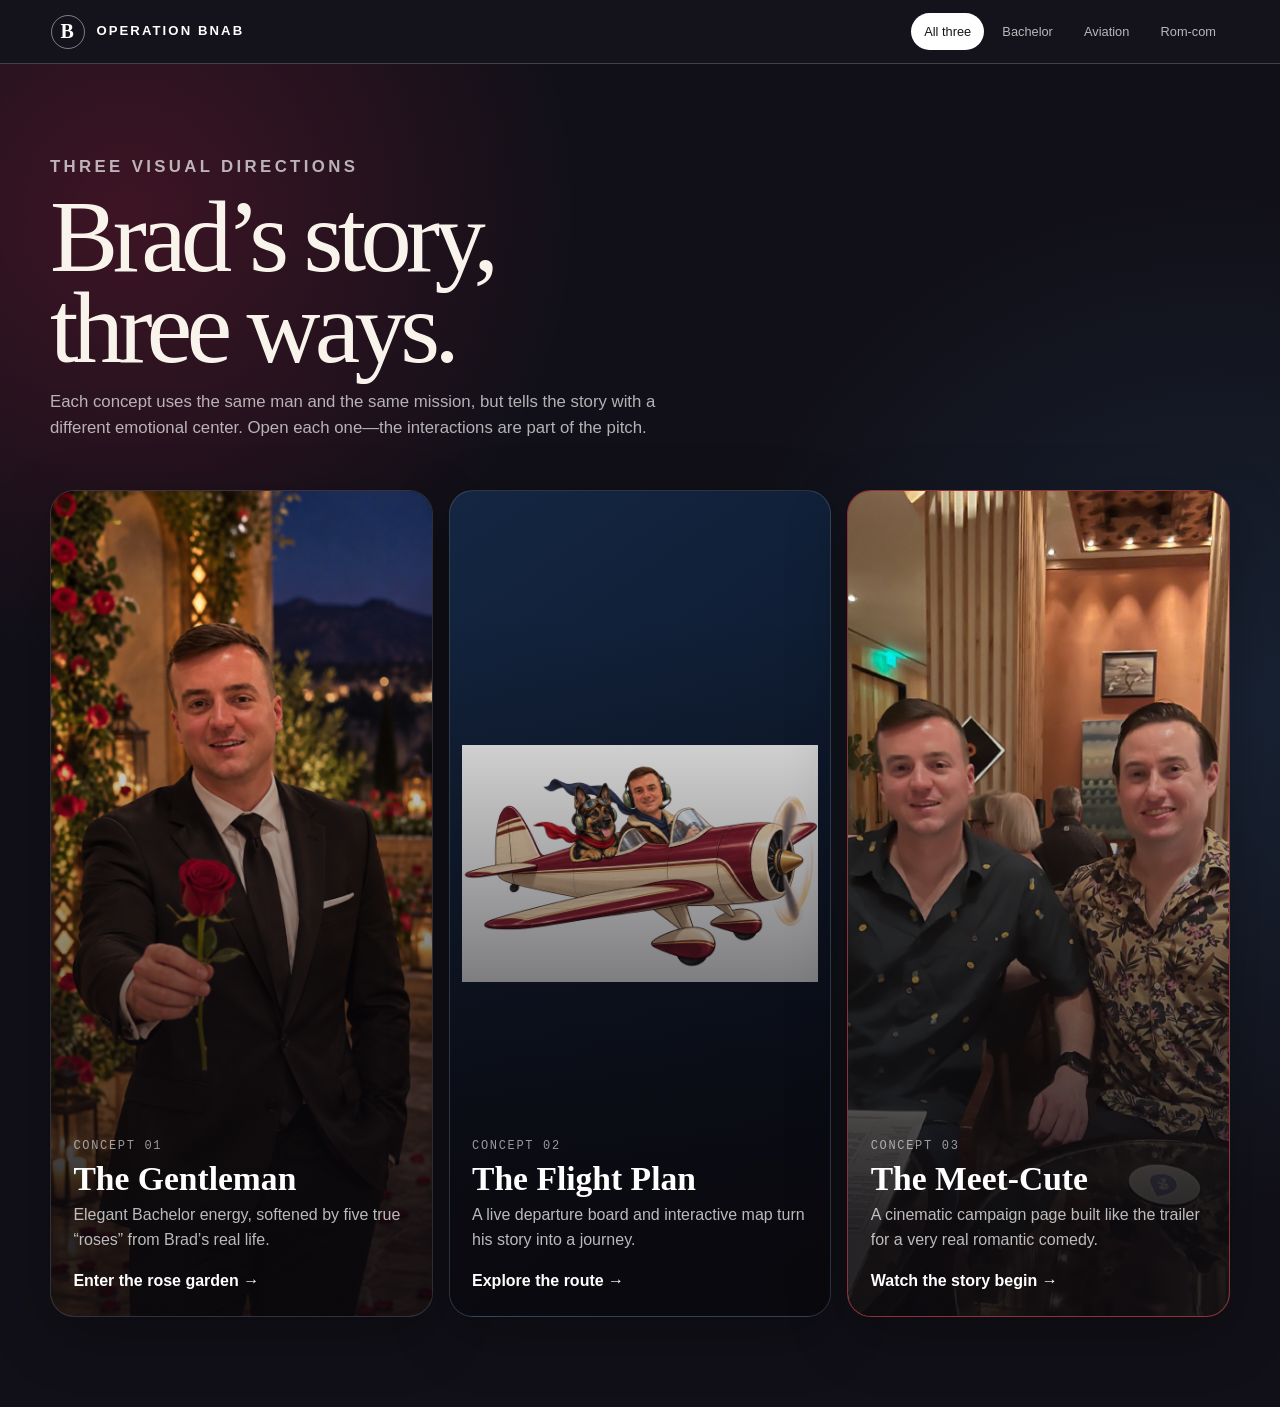
<file: index.html>
<!doctype html>
<html lang="en">
<head>
  <meta charset="utf-8">
  <meta name="viewport" content="width=device-width, initial-scale=1">
  <title>Operation BNAB — Three directions</title>
  <meta name="description" content="Three visual directions for Operation: Brad Needs a Bride.">
  <link rel="icon" type="image/svg+xml" href="data:image/svg+xml,%3Csvg xmlns='http://www.w3.org/2000/svg' viewBox='0 0 64 64'%3E%3Crect width='64' height='64' rx='16' fill='%236b1830'/%3E%3Cpath d='M32 49S11 37 11 23c0-10 13-14 21-4 8-10 21-6 21 4 0 14-21 26-21 26Z' fill='%23f6d595'/%3E%3C/svg%3E">
  <link rel="stylesheet" href="styles.css">
</head>
<body class="gallery-page">
  <a class="skip-link" href="#concepts">Skip to concepts</a>
  <header class="concept-nav">
    <a class="concept-nav__brand" href="index.html"><span class="concept-nav__mark">B</span> Operation BNAB</a>
    <nav class="concept-nav__links" aria-label="Concepts">
      <a aria-current="page" href="index.html">All three</a>
      <a href="bachelor.html">Bachelor</a>
      <a href="aviation.html">Aviation</a>
      <a href="romcom.html">Rom-com</a>
    </nav>
  </header>
  <main class="gallery-shell" id="concepts">
    <section class="gallery-heading">
      <p class="eyebrow">Three visual directions</p>
      <h1>Brad’s story,<br>three ways.</h1>
      <p>Each concept uses the same man and the same mission, but tells the story with a different emotional center. Open each one—the interactions are part of the pitch.</p>
    </section>
    <section class="concept-grid" aria-label="Website concepts">
      <a class="concept-card" href="bachelor.html">
        <img src="assets/brad-rose.png" alt="Brad offering a red rose">
        <div class="concept-card__content">
          <span class="concept-card__number">CONCEPT 01</span>
          <h2>The Gentleman</h2>
          <p>Elegant Bachelor energy, softened by five true “roses” from Brad’s real life.</p>
          <span class="concept-card__cta">Enter the rose garden →</span>
        </div>
      </a>
      <a class="concept-card concept-card--aviation" href="aviation.html">
        <img src="assets/brad-geno-plane.png" alt="Illustration of Brad and Geno flying a small airplane">
        <div class="concept-card__content">
          <span class="concept-card__number">CONCEPT 02</span>
          <h2>The Flight Plan</h2>
          <p>A live departure board and interactive map turn his story into a journey.</p>
          <span class="concept-card__cta">Explore the route →</span>
        </div>
      </a>
      <a class="concept-card concept-card--romcom" href="romcom.html">
        <img src="assets/brad-brother-dinner.jpg" alt="Brad enjoying dinner with his brother">
        <div class="concept-card__content">
          <span class="concept-card__number">CONCEPT 03</span>
          <h2>The Meet-Cute</h2>
          <p>A cinematic campaign page built like the trailer for a very real romantic comedy.</p>
          <span class="concept-card__cta">Watch the story begin →</span>
        </div>
      </a>
    </section>
  </main>
</body>
</html>
</file>
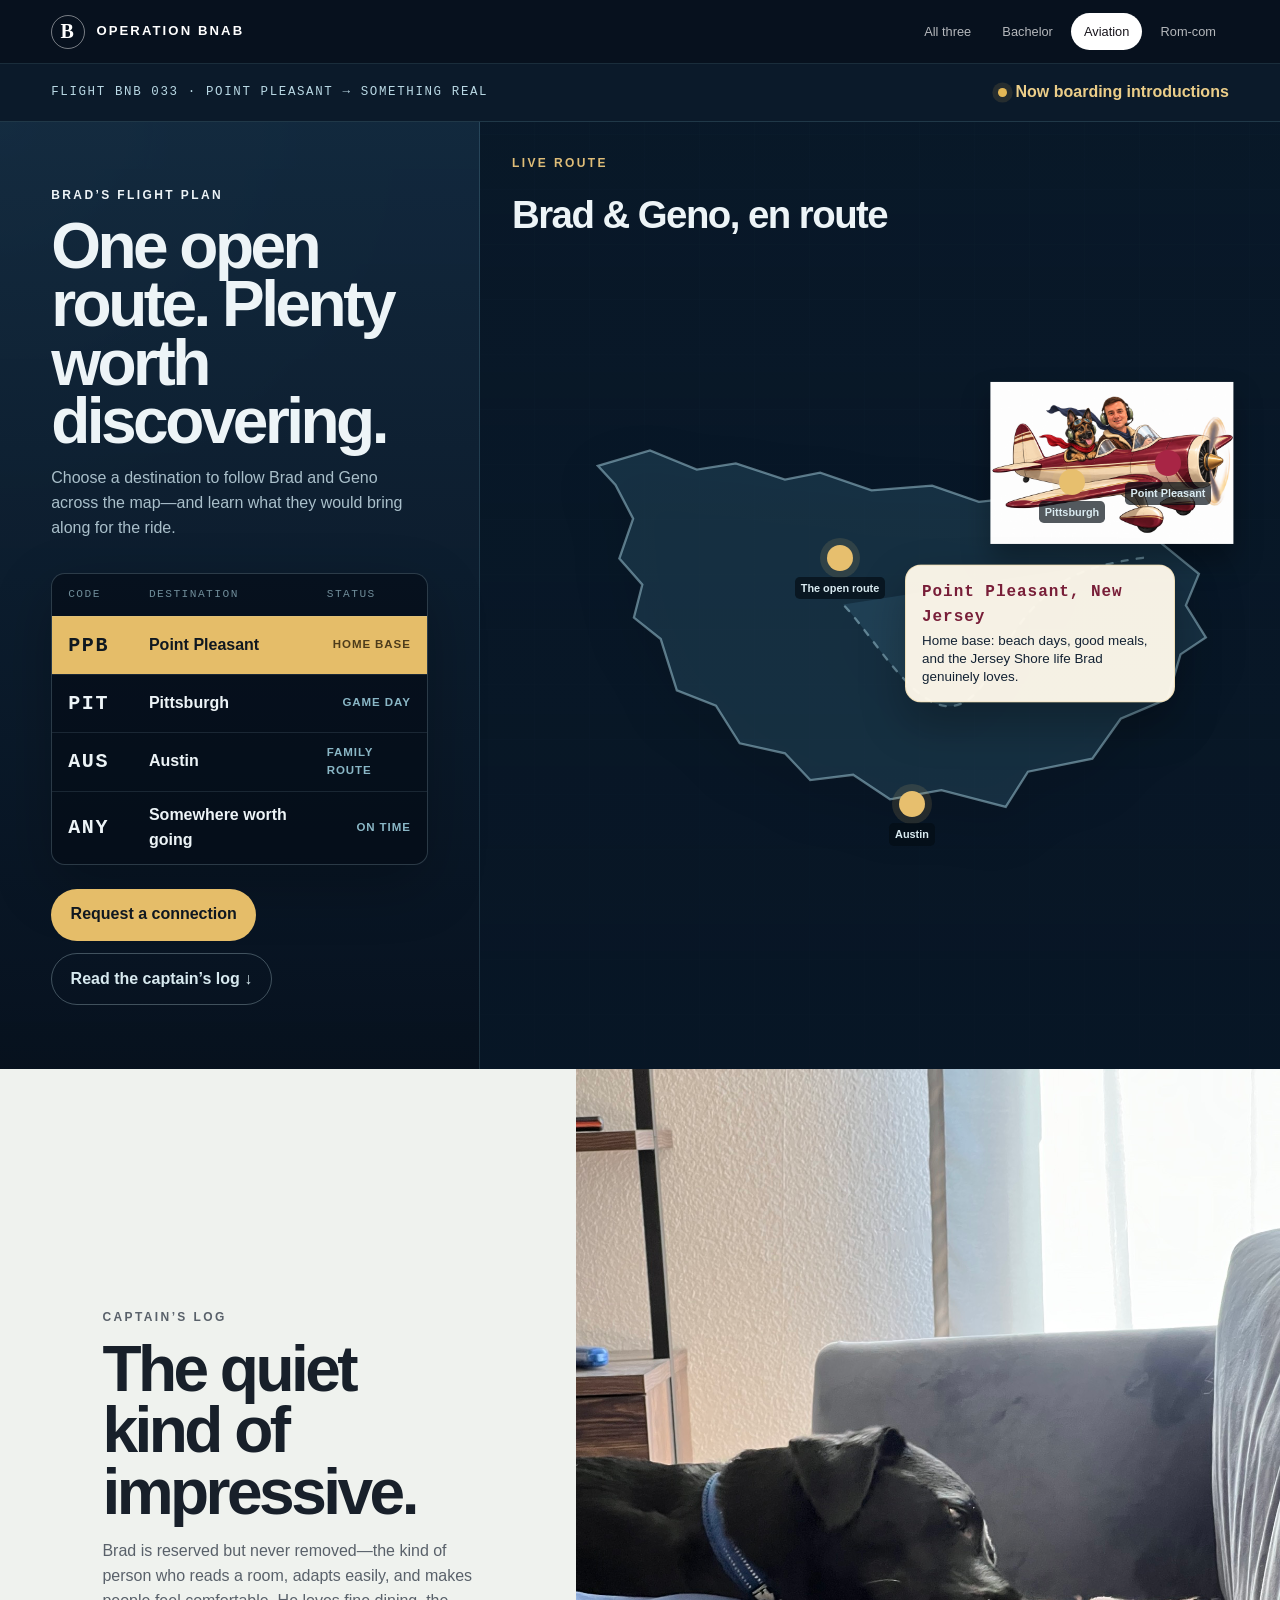
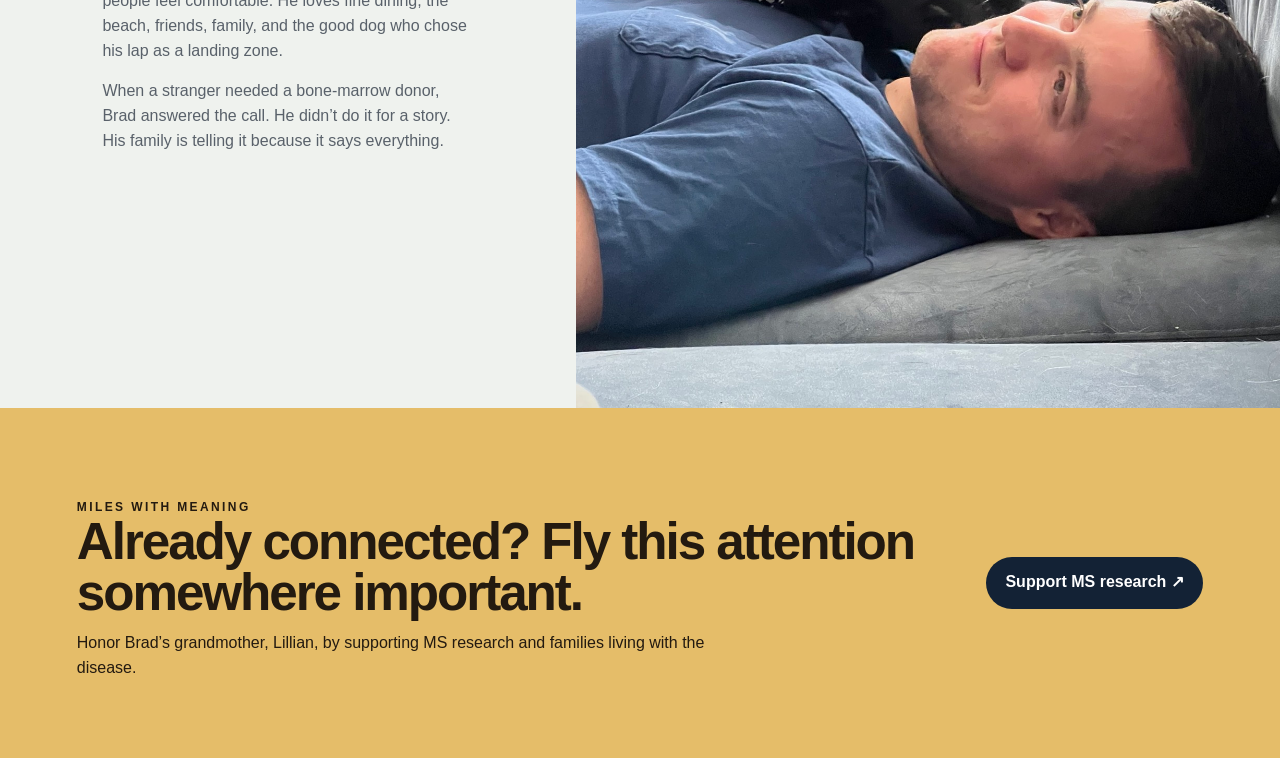
<file: aviation.html>
<!doctype html>
<html lang="en">
<head>
  <meta charset="utf-8">
  <meta name="viewport" content="width=device-width, initial-scale=1">
  <title>Brad’s Flight Plan — Operation BNAB</title>
  <meta name="description" content="Follow Brad and Geno across an interactive flight plan toward something real.">
  <link rel="icon" type="image/svg+xml" href="data:image/svg+xml,%3Csvg xmlns='http://www.w3.org/2000/svg' viewBox='0 0 64 64'%3E%3Crect width='64' height='64' rx='16' fill='%230b1830'/%3E%3Cpath d='m11 35 42-21-13 37-9-12-20-4Z' fill='%23e5bd69'/%3E%3C/svg%3E">
  <link rel="stylesheet" href="styles.css">
</head>
<body class="aviation-page">
  <a class="skip-link" href="#flight-board">Skip to flight board</a>
  <header class="concept-nav">
    <a class="concept-nav__brand" href="index.html"><span class="concept-nav__mark">B</span> Operation BNAB</a>
    <nav class="concept-nav__links" aria-label="Concepts">
      <a href="index.html">All three</a>
      <a href="bachelor.html">Bachelor</a>
      <a aria-current="page" href="aviation.html">Aviation</a>
      <a href="romcom.html">Rom-com</a>
    </nav>
  </header>
  <main>
    <section class="aviation-masthead">
      <p class="aviation-masthead__route">Flight BNB 033 · Point Pleasant → Something real</p>
      <p class="aviation-masthead__status">Now boarding introductions</p>
    </section>

    <section class="flight-shell">
      <div class="flight-board" id="flight-board">
        <p class="eyebrow">Brad’s flight plan</p>
        <h1>One open route. Plenty worth discovering.</h1>
        <p class="flight-board__lede">Choose a destination to follow Brad and Geno across the map—and learn what they would bring along for the ride.</p>
        <div class="departures" aria-label="Brad’s destinations">
          <div class="departures__head" aria-hidden="true"><span>CODE</span><span>DESTINATION</span><span>STATUS</span></div>
          <button class="flight-row is-active" type="button" data-flight-stop="shore" data-x="79" data-y="36" data-title="Point Pleasant, New Jersey" data-detail="Home base: beach days, good meals, and the Jersey Shore life Brad genuinely loves.">
            <span class="flight-row__code">PPB</span><span class="flight-row__name">Point Pleasant</span><span class="flight-row__state">Home base</span>
          </button>
          <button class="flight-row" type="button" data-flight-stop="pittsburgh" data-x="74" data-y="38" data-title="Pittsburgh, Pennsylvania" data-detail="Brad’s football loyalty is spoken fluently in black and gold. Sundays are accounted for.">
            <span class="flight-row__code">PIT</span><span class="flight-row__name">Pittsburgh</span><span class="flight-row__state">Game day</span>
          </button>
          <button class="flight-row" type="button" data-flight-stop="austin" data-x="54" data-y="72" data-title="Austin, Texas" data-detail="Family brought Brad’s story to Texas. Apparently subtle matchmaking was never on the itinerary.">
            <span class="flight-row__code">AUS</span><span class="flight-row__name">Austin</span><span class="flight-row__state">Family route</span>
          </button>
          <button class="flight-row" type="button" data-flight-stop="open" data-x="45" data-y="46" data-title="The Open Route" data-detail="He already travels for a living. For the right connection, geography is a starting point—not the ending.">
            <span class="flight-row__code">ANY</span><span class="flight-row__name">Somewhere worth going</span><span class="flight-row__state">On time</span>
          </button>
        </div>
        <div class="flight-board__cta button-row">
          <button class="btn btn--primary" type="button" data-dialog-open="aviation-intro">Request a connection</button>
          <a class="btn btn--ghost" href="#captains-log">Read the captain’s log ↓</a>
        </div>
      </div>

      <div class="flight-map" aria-label="Interactive map of Brad’s story">
        <div class="map-title"><p class="eyebrow">Live route</p><h2>Brad &amp; Geno, en route</h2></div>
        <svg class="usa-map" viewBox="0 0 960 600" role="img" aria-label="Stylized map of the continental United States">
          <path d="M112 93 180 73l61 25 51-8 64 21 46-9 67 23 79-6 61 21 76-8 58 33 83 12 70 57-17 41 26 42-33 22-17 58-61 26-37 52-84 17-29 46-84-22-67 12-48-32-56 7-33-35-59-13-31-49-51-20-21-67-35-28 11-43-30-34 18-52-23-44Z"/>
          <path class="map-route" d="M823 213 C742 225 690 238 625 360 S488 333 432 274"/>
        </svg>
        <button class="map-marker is-active" style="left:86%;top:36%" type="button" data-map-stop="shore" data-label="Point Pleasant" aria-label="Point Pleasant"></button>
        <button class="map-marker" style="left:74%;top:38%" type="button" data-map-stop="pittsburgh" data-label="Pittsburgh" aria-label="Pittsburgh"></button>
        <button class="map-marker" style="left:54%;top:72%" type="button" data-map-stop="austin" data-label="Austin" aria-label="Austin"></button>
        <button class="map-marker" style="left:45%;top:46%" type="button" data-map-stop="open" data-label="The open route" aria-label="The open route"></button>
        <img class="flying-brad" src="assets/brad-geno-plane.png" alt="">
        <div class="flight-bubble" aria-live="polite"><strong>Point Pleasant, New Jersey</strong><p>Home base: beach days, good meals, and the Jersey Shore life Brad genuinely loves.</p></div>
      </div>
    </section>

    <section class="aviation-story" id="captains-log">
      <div class="aviation-story__copy">
        <p class="eyebrow">Captain’s log</p>
        <h2>The quiet kind of impressive.</h2>
        <p>Brad is reserved but never removed—the kind of person who reads a room, adapts easily, and makes people feel comfortable. He loves fine dining, the beach, friends, family, and the good dog who chose his lap as a landing zone.</p>
        <p>When a stranger needed a bone-marrow donor, Brad answered the call. He didn’t do it for a story. His family is telling it because it says everything.</p>
      </div>
      <div class="aviation-story__photo"><img src="assets/brad-geno-couch.jpg" alt="Brad resting on a couch with Geno tucked beside him"></div>
    </section>

    <section class="miles-matter">
      <div><p class="eyebrow">Miles with meaning</p><h2>Already connected? Fly this attention somewhere important.</h2><p>Honor Brad’s grandmother, Lillian, by supporting MS research and families living with the disease.</p></div>
      <a class="btn" href="https://donate.nationalmssociety.org/pages/1224" rel="noreferrer">Support MS research ↗</a>
    </section>
  </main>

  <dialog class="intro-dialog" id="aviation-intro">
    <div class="dialog-head"><div><p class="eyebrow">Private arrival</p><h2>Request a connection</h2></div><button class="dialog-close" type="button" aria-label="Close" data-dialog-close>×</button></div>
    <form class="intro-form" data-demo-form>
      <label>First name<input name="name" autocomplete="given-name" placeholder="Your first name" required></label>
      <label>Home base<input name="location" autocomplete="address-level1" placeholder="City or region" required></label>
      <label>What put Brad on your radar?<textarea name="note" placeholder="Tell the ground crew a little about you" required></textarea></label>
      <p class="form-note">Mockup only. The final route would deliver introductions privately to Brad’s family.</p>
      <button type="submit">File the introduction</button>
    </form>
  </dialog>
  <script src="app.js"></script>
</body>
</html>
</file>
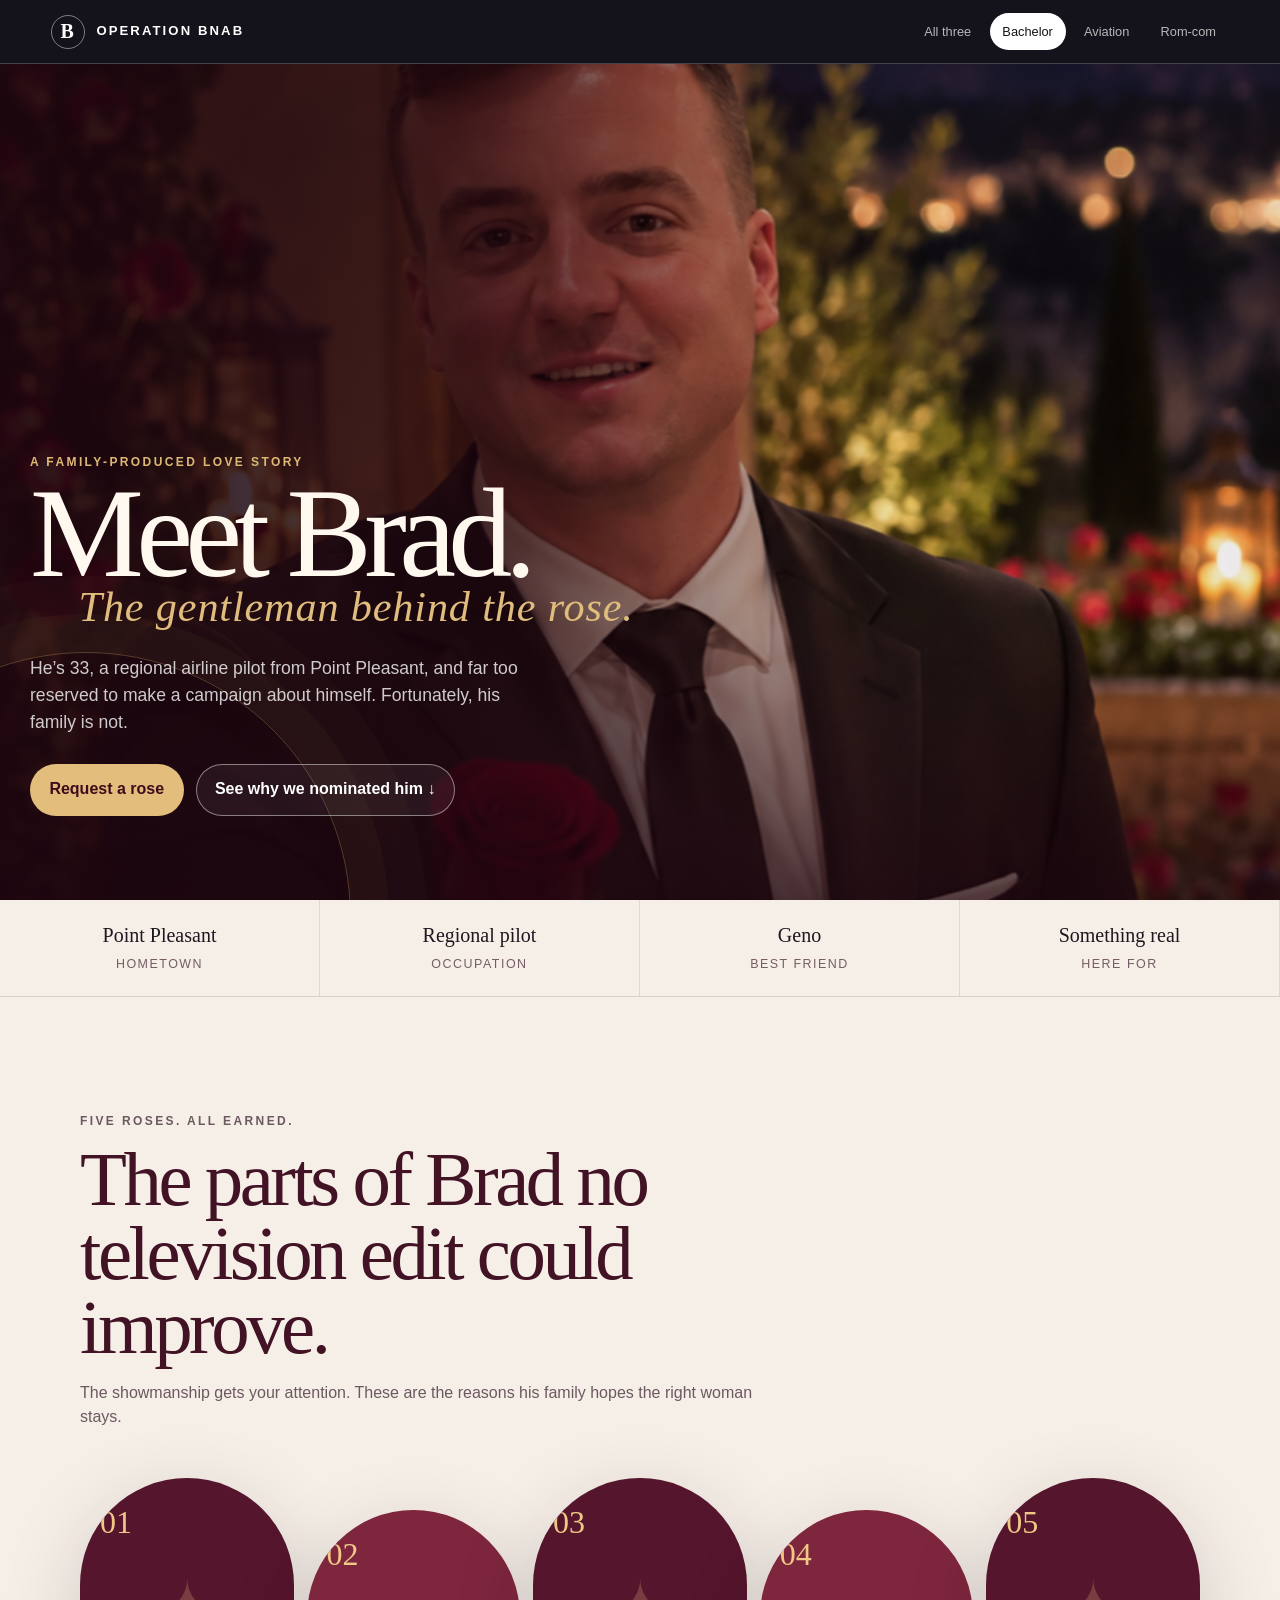
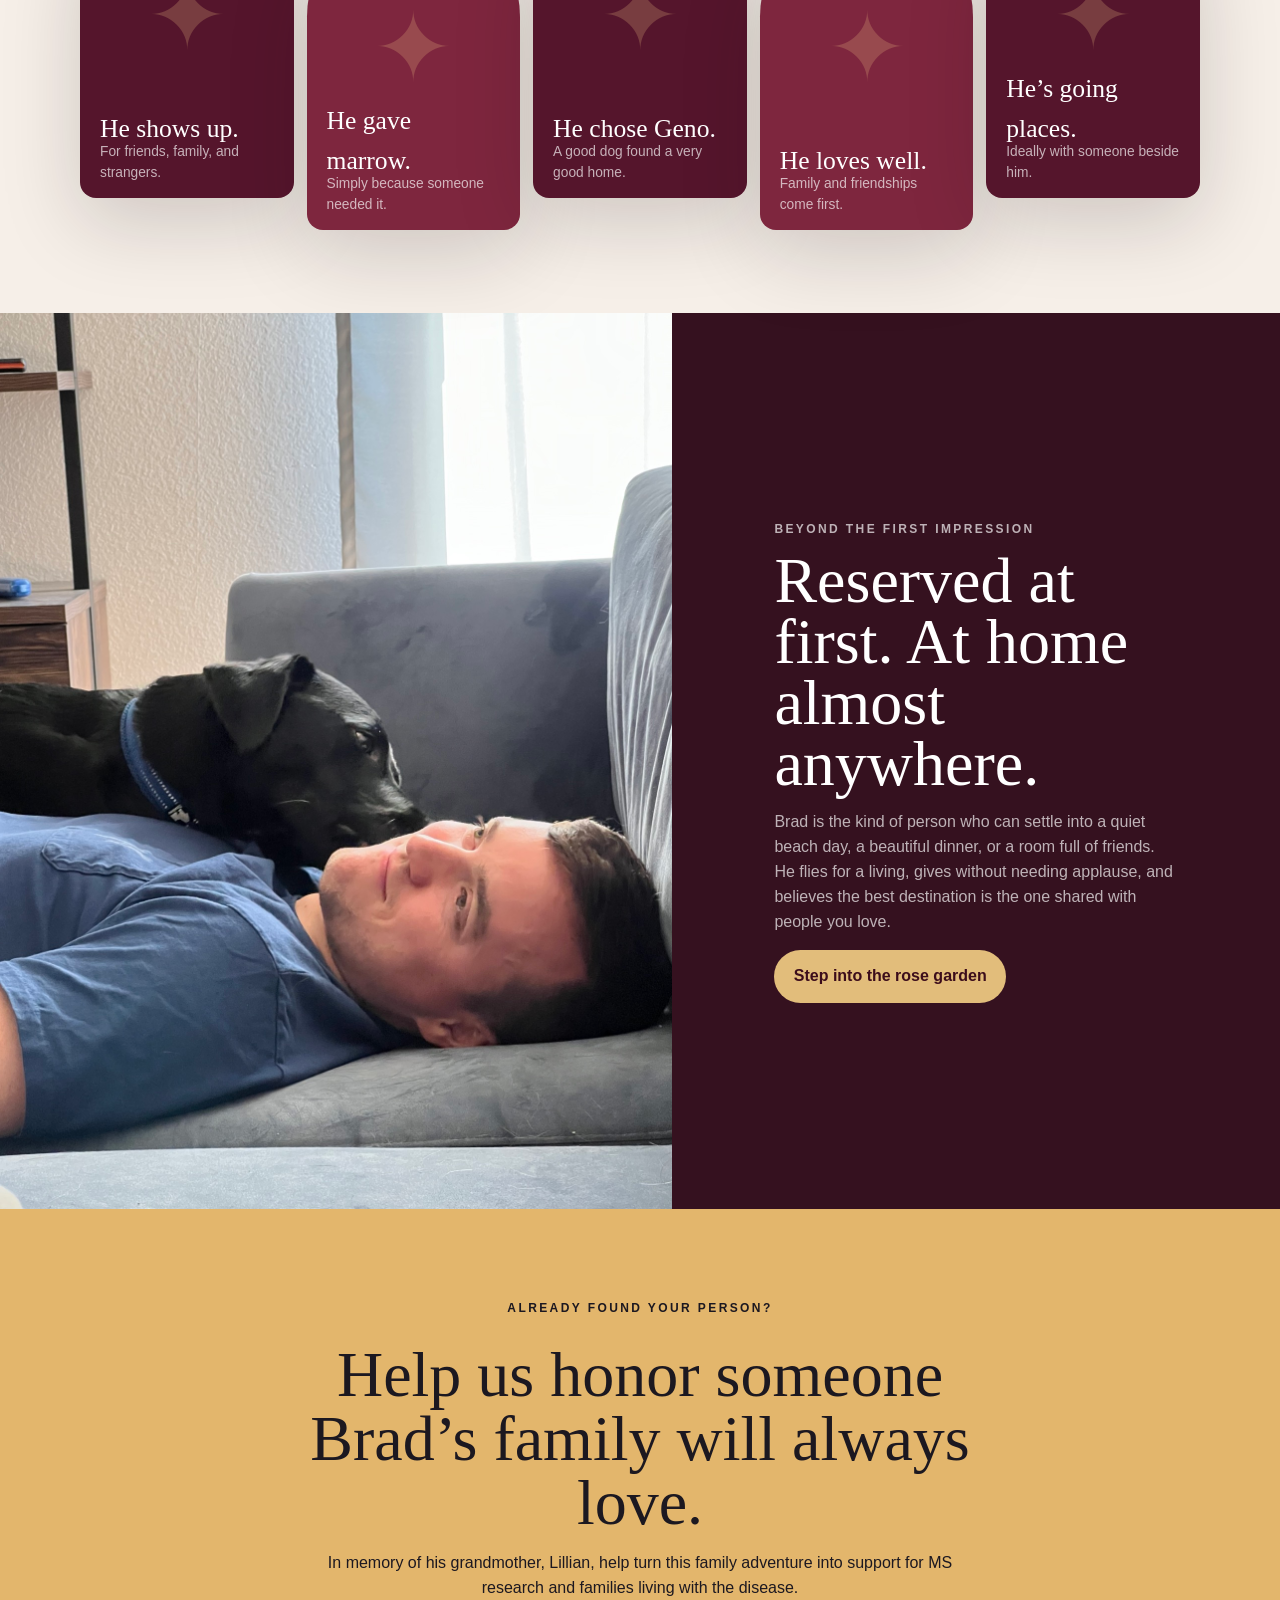
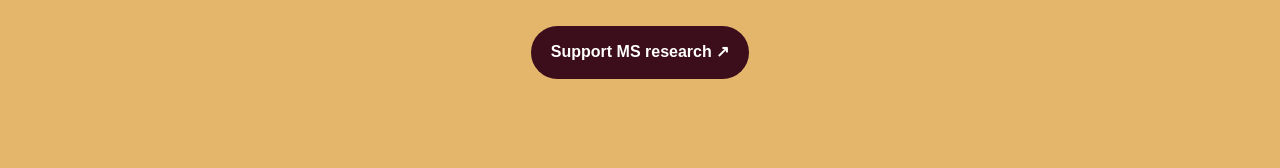
<file: bachelor.html>
<!doctype html>
<html lang="en">
<head>
  <meta charset="utf-8">
  <meta name="viewport" content="width=device-width, initial-scale=1">
  <title>Meet Brad — The Gentleman</title>
  <meta name="description" content="Meet Brad: pilot, donor, dog dad, and a genuinely good man from the Jersey Shore.">
  <link rel="icon" type="image/svg+xml" href="data:image/svg+xml,%3Csvg xmlns='http://www.w3.org/2000/svg' viewBox='0 0 64 64'%3E%3Crect width='64' height='64' rx='16' fill='%236b1830'/%3E%3Cpath d='M32 49S11 37 11 23c0-10 13-14 21-4 8-10 21-6 21 4 0 14-21 26-21 26Z' fill='%23f6d595'/%3E%3C/svg%3E">
  <link rel="stylesheet" href="styles.css">
</head>
<body class="bachelor-page">
  <a class="skip-link" href="#main">Skip to Brad</a>
  <header class="concept-nav">
    <a class="concept-nav__brand" href="index.html"><span class="concept-nav__mark">B</span> Operation BNAB</a>
    <nav class="concept-nav__links" aria-label="Concepts">
      <a href="index.html">All three</a>
      <a aria-current="page" href="bachelor.html">Bachelor</a>
      <a href="aviation.html">Aviation</a>
      <a href="romcom.html">Rom-com</a>
    </nav>
  </header>
  <main id="main">
    <section class="bachelor-hero">
      <img class="bachelor-hero__photo" src="assets/brad-rose.png" alt="Brad, dressed in a black suit, offering a red rose">
      <div class="bachelor-hero__ornament" aria-hidden="true"></div>
      <div class="bachelor-hero__content">
        <div class="bachelor-hero__copy">
          <p class="eyebrow">A family-produced love story</p>
          <h1>Meet Brad.<span>The gentleman behind the rose.</span></h1>
          <p class="bachelor-hero__lede">He’s 33, a regional airline pilot from Point Pleasant, and far too reserved to make a campaign about himself. Fortunately, his family is not.</p>
          <div class="button-row">
            <button class="btn btn--primary" type="button" data-dialog-open="bachelor-intro">Request a rose</button>
            <a class="btn btn--ghost" href="#five-roses">See why we nominated him ↓</a>
          </div>
        </div>
      </div>
    </section>

    <section class="bachelor-details" aria-label="Brad at a glance">
      <div class="bachelor-ribbon">
        <div><strong>Point Pleasant</strong><span>Hometown</span></div>
        <div><strong>Regional pilot</strong><span>Occupation</span></div>
        <div><strong>Geno</strong><span>Best friend</span></div>
        <div><strong>Something real</strong><span>Here for</span></div>
      </div>
      <div class="rose-section" id="five-roses">
        <div class="rose-section__heading">
          <p class="eyebrow">Five roses. All earned.</p>
          <h2>The parts of Brad no television edit could improve.</h2>
          <p>The showmanship gets your attention. These are the reasons his family hopes the right woman stays.</p>
        </div>
        <div class="rose-grid">
          <article class="rose-card"><span class="rose-card__num">01</span><h3>He shows up.</h3><p>For friends, family, and strangers.</p></article>
          <article class="rose-card"><span class="rose-card__num">02</span><h3>He gave marrow.</h3><p>Simply because someone needed it.</p></article>
          <article class="rose-card"><span class="rose-card__num">03</span><h3>He chose Geno.</h3><p>A good dog found a very good home.</p></article>
          <article class="rose-card"><span class="rose-card__num">04</span><h3>He loves well.</h3><p>Family and friendships come first.</p></article>
          <article class="rose-card"><span class="rose-card__num">05</span><h3>He’s going places.</h3><p>Ideally with someone beside him.</p></article>
        </div>
      </div>
    </section>

    <section class="bachelor-story">
      <div class="bachelor-story__photo"><img src="assets/brad-geno-couch.jpg" alt="Brad relaxing on the couch with Geno"></div>
      <div class="bachelor-story__copy">
        <p class="eyebrow">Beyond the first impression</p>
        <h2>Reserved at first. At home almost anywhere.</h2>
        <p>Brad is the kind of person who can settle into a quiet beach day, a beautiful dinner, or a room full of friends. He flies for a living, gives without needing applause, and believes the best destination is the one shared with people you love.</p>
        <button class="btn btn--primary" type="button" data-dialog-open="bachelor-intro">Step into the rose garden</button>
      </div>
    </section>

    <section class="bachelor-charity">
      <p class="eyebrow">Already found your person?</p>
      <h2>Help us honor someone Brad’s family will always love.</h2>
      <p>In memory of his grandmother, Lillian, help turn this family adventure into support for MS research and families living with the disease.</p>
      <a class="btn" href="https://donate.nationalmssociety.org/pages/1224" rel="noreferrer">Support MS research ↗</a>
    </section>
  </main>

  <dialog class="intro-dialog" id="bachelor-intro">
    <div class="dialog-head"><div><p class="eyebrow">A private introduction</p><h2>Request a rose</h2></div><button class="dialog-close" type="button" aria-label="Close" data-dialog-close>×</button></div>
    <form class="intro-form" data-demo-form>
      <label>First name<input name="name" autocomplete="given-name" placeholder="Your first name" required></label>
      <label>Home base<input name="location" autocomplete="address-level1" placeholder="City or region" required></label>
      <label>What made you stop for Brad?<textarea name="note" placeholder="A little about you—and what caught your attention" required></textarea></label>
      <p class="form-note">Mockup only. The final version would route introductions privately to Brad’s family.</p>
      <button type="submit">Send to the rose committee</button>
    </form>
  </dialog>
  <script src="app.js"></script>
</body>
</html>
</file>
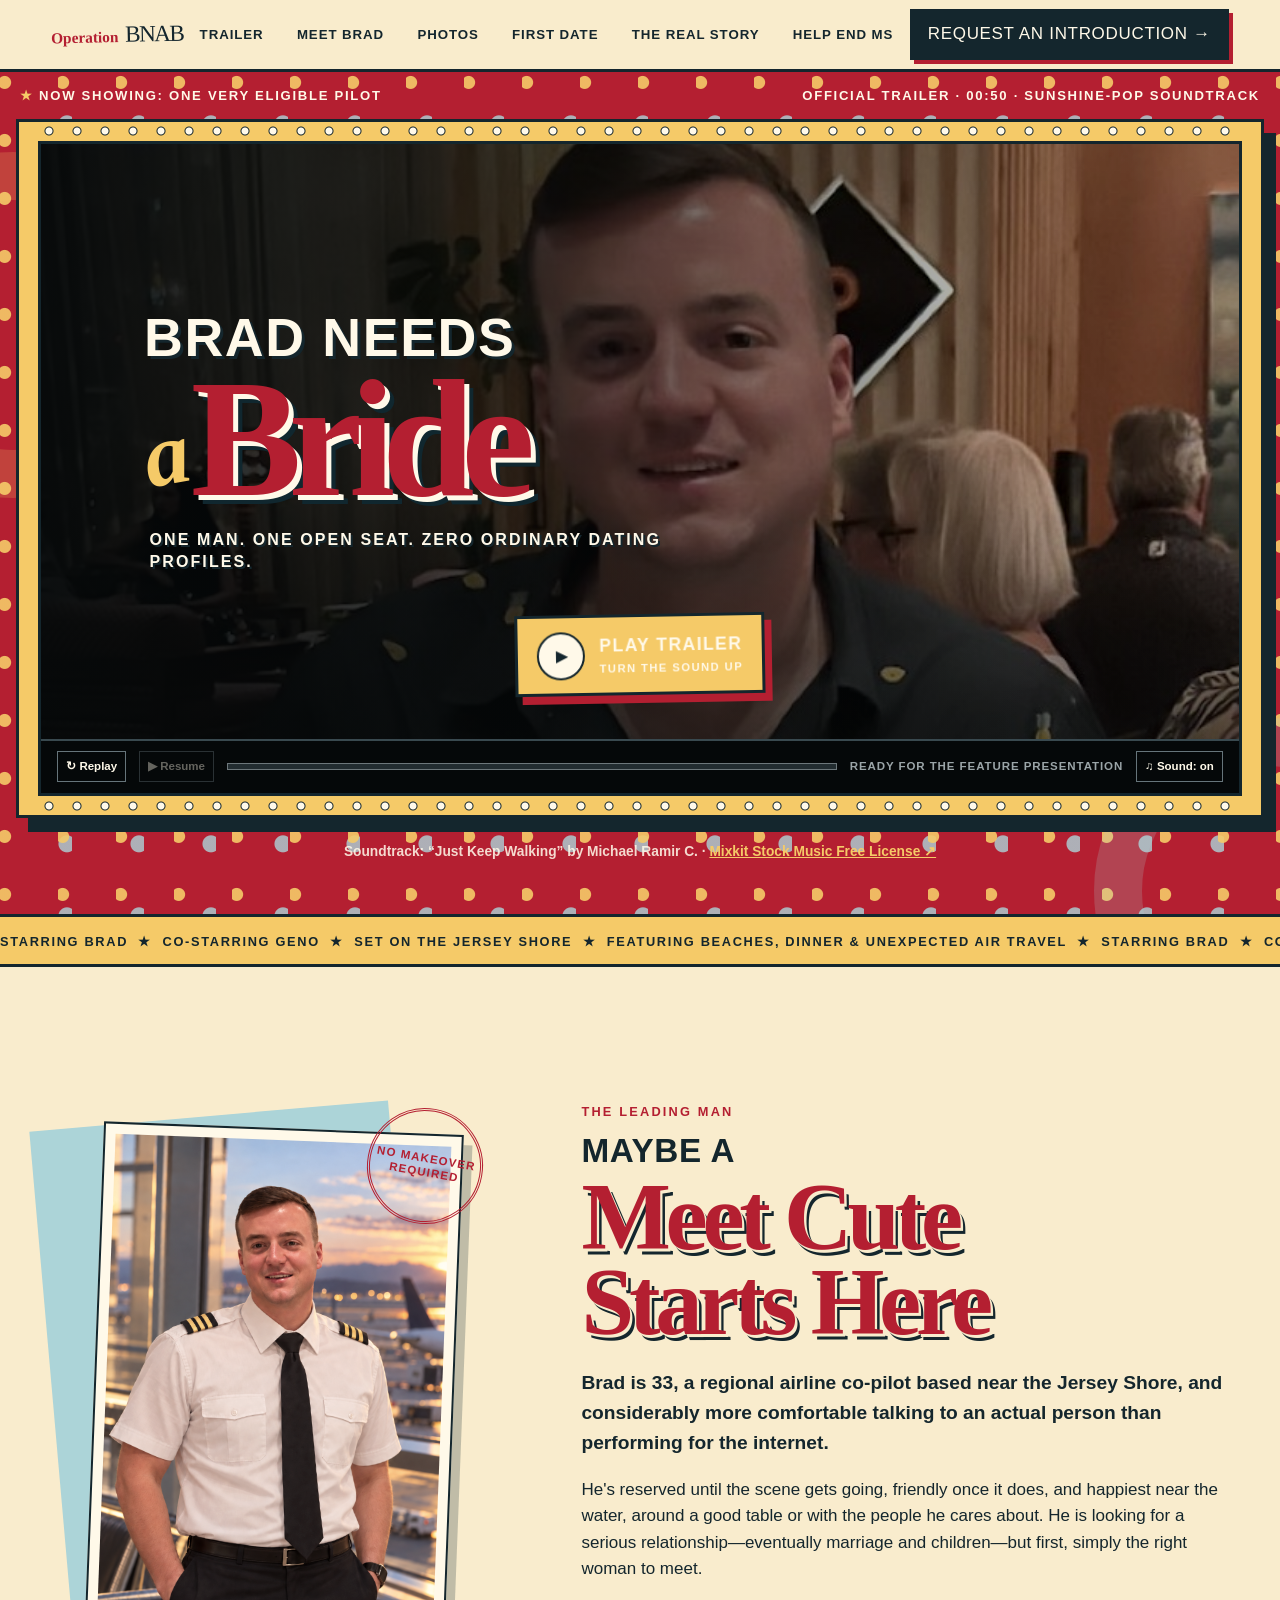
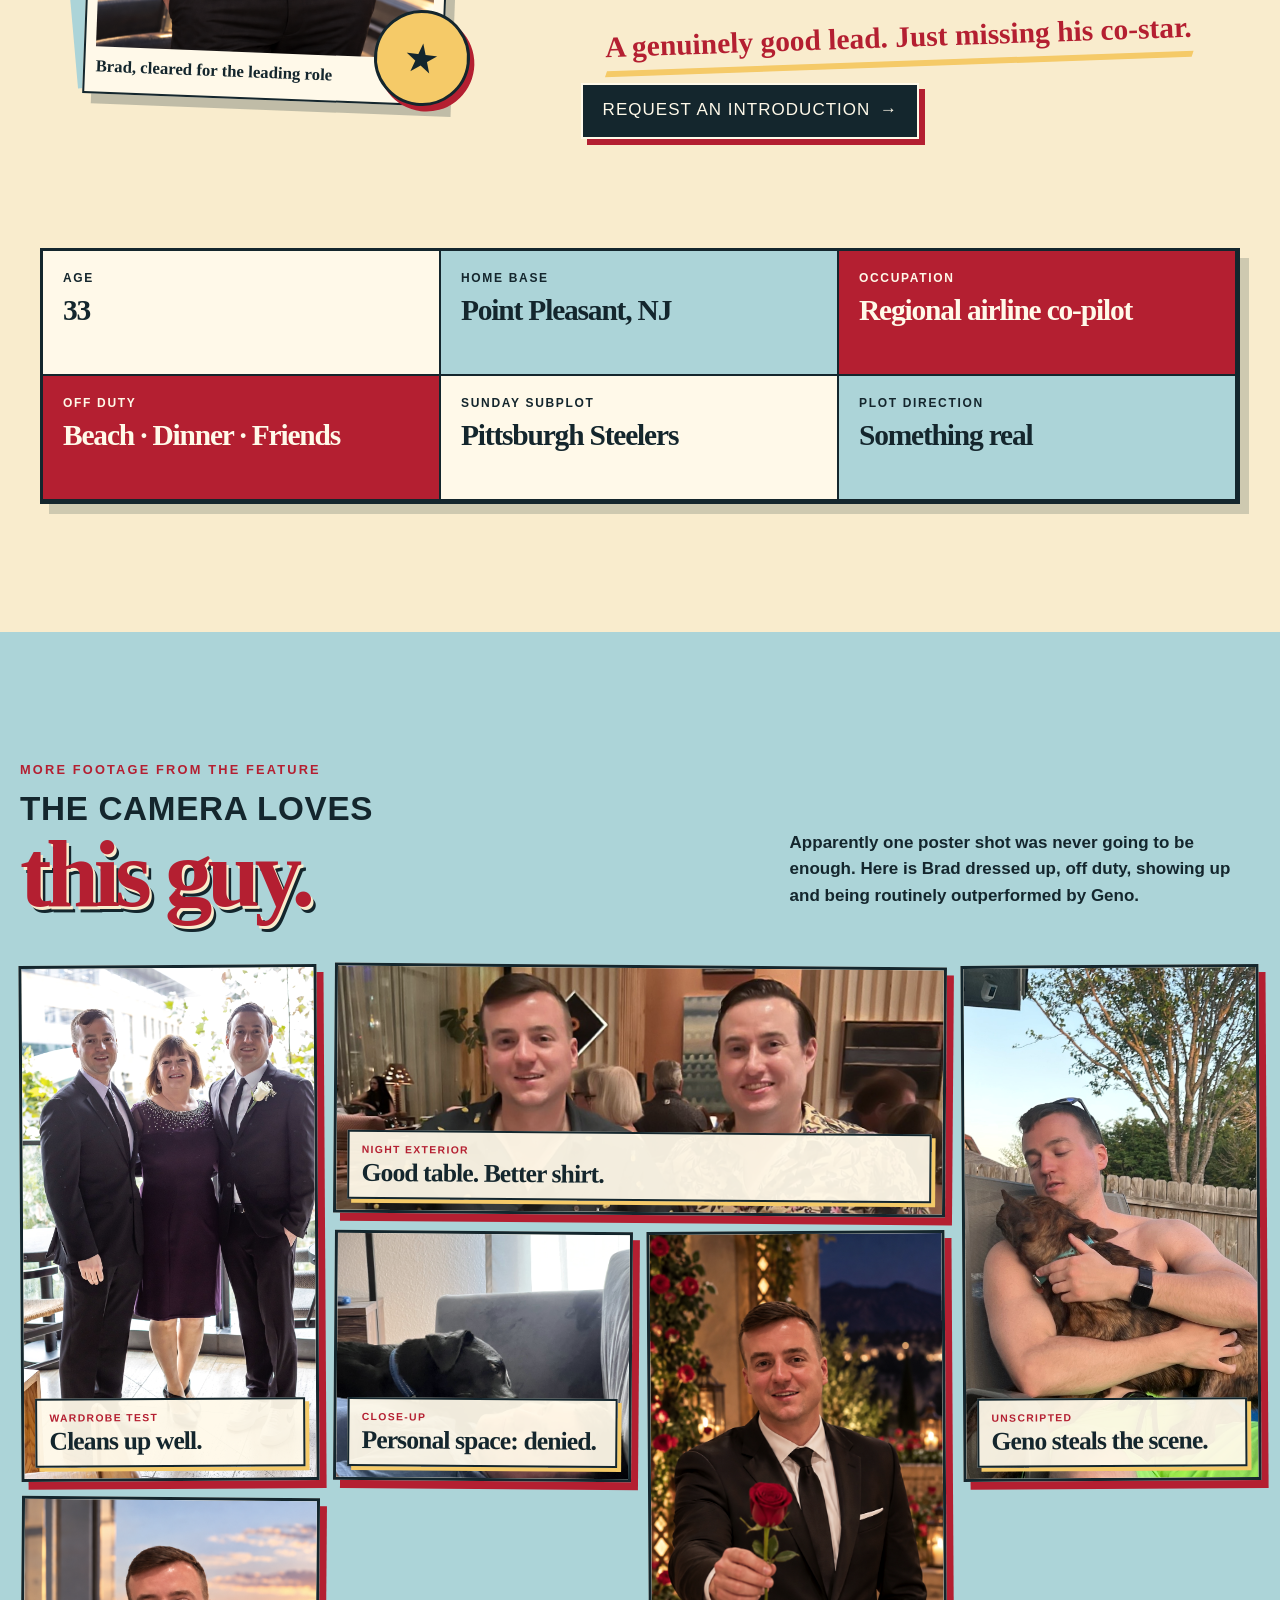
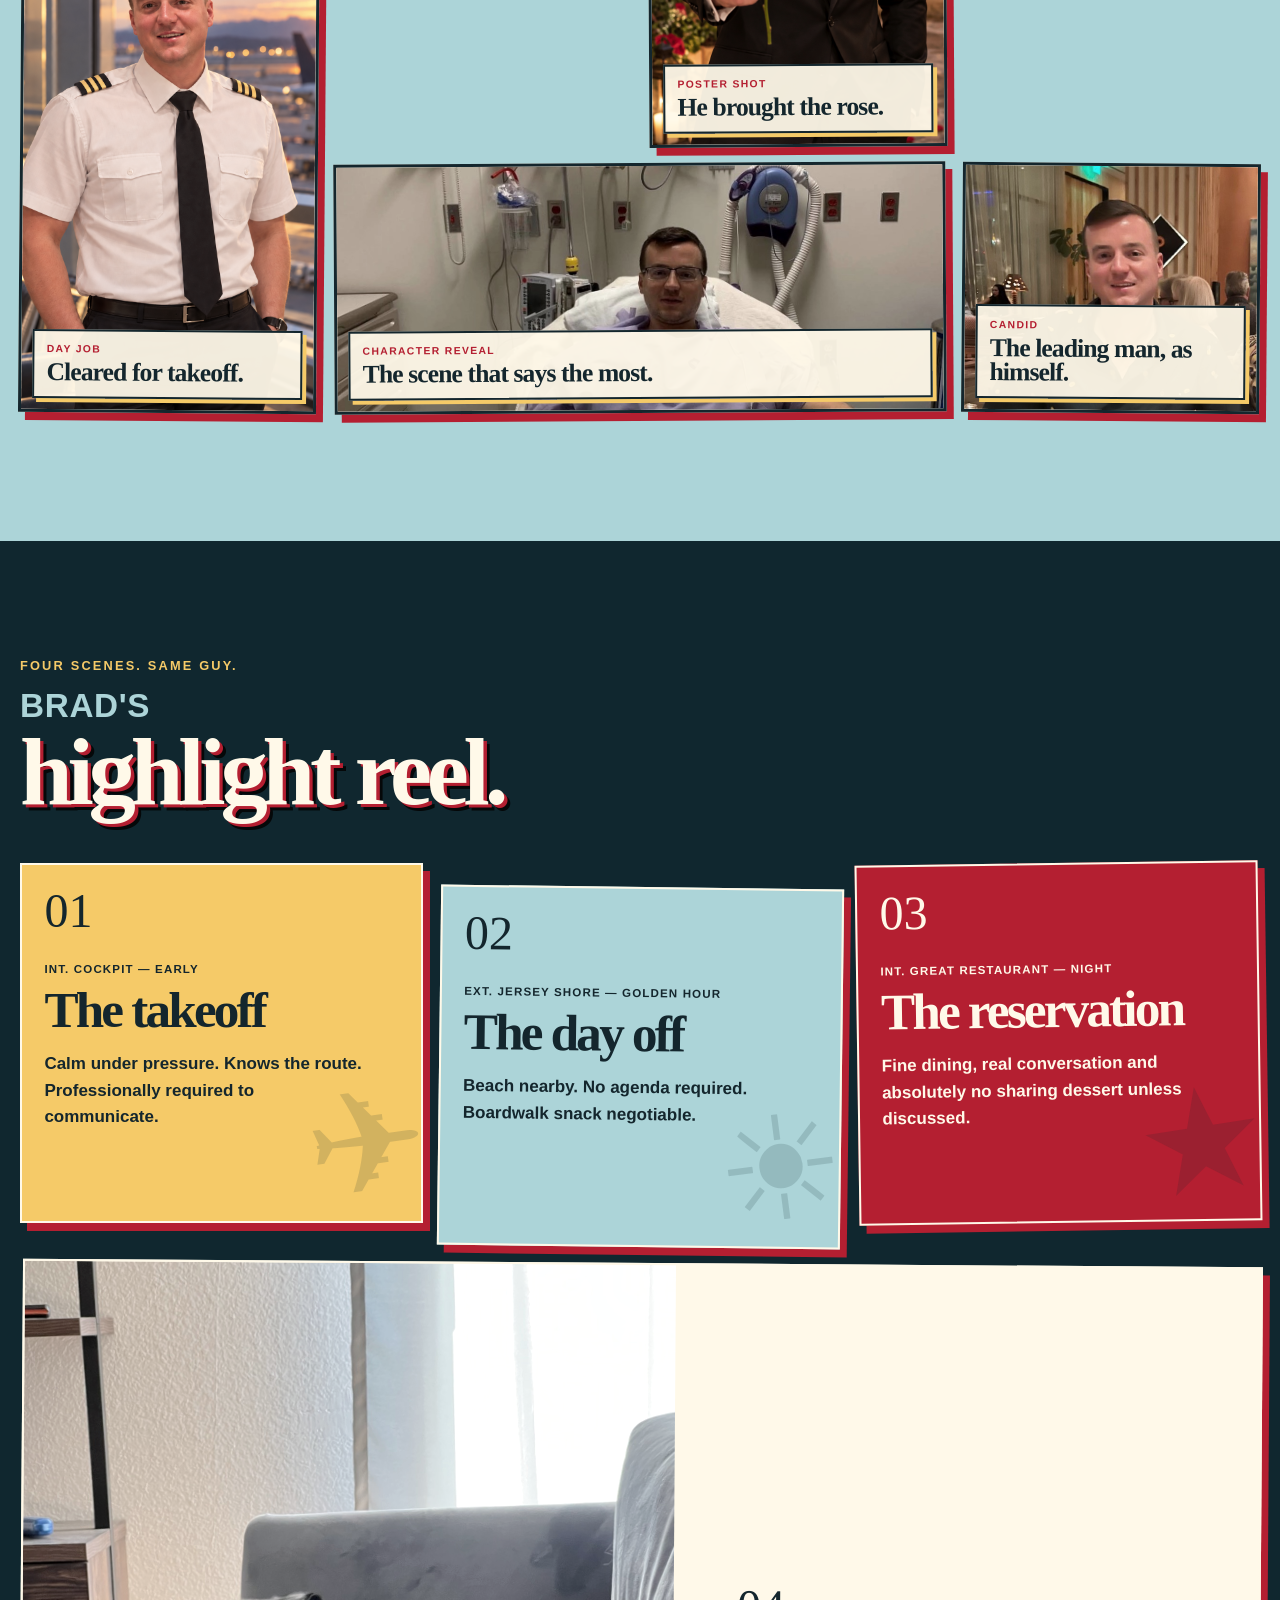
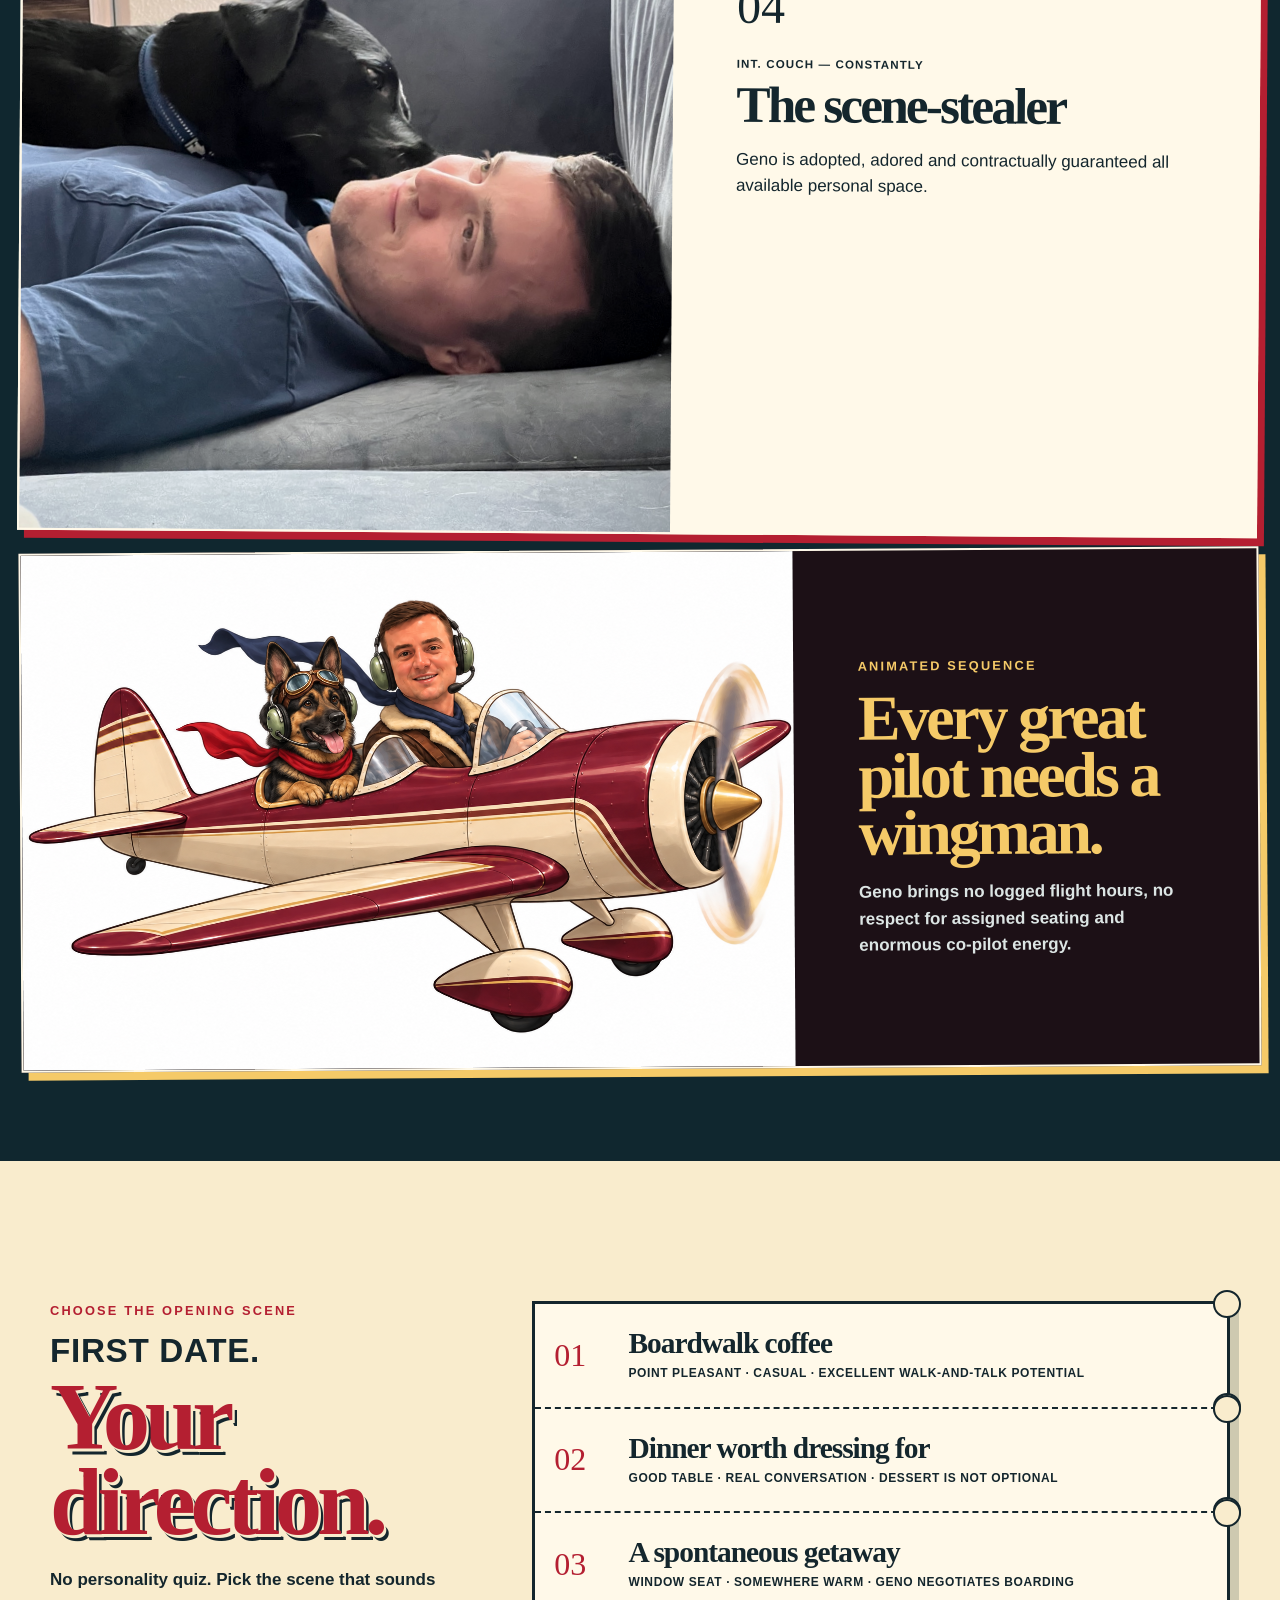
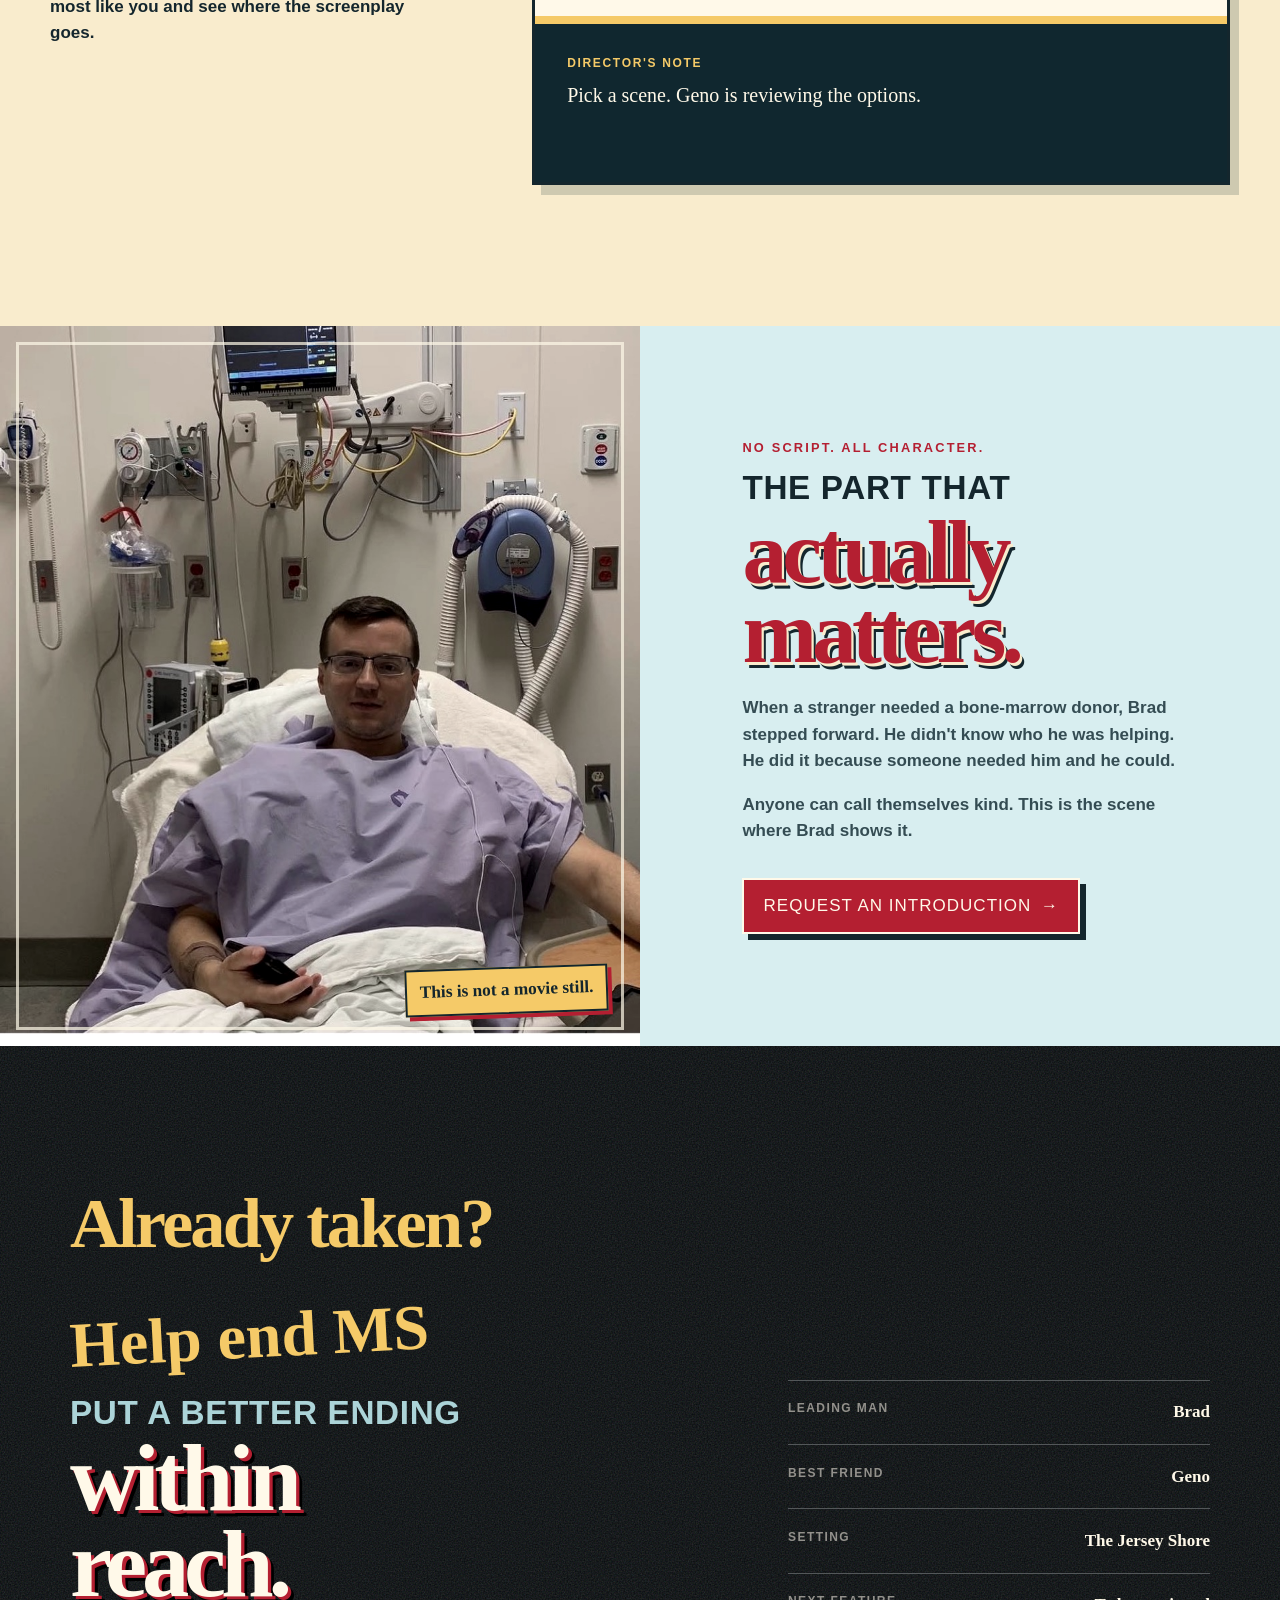
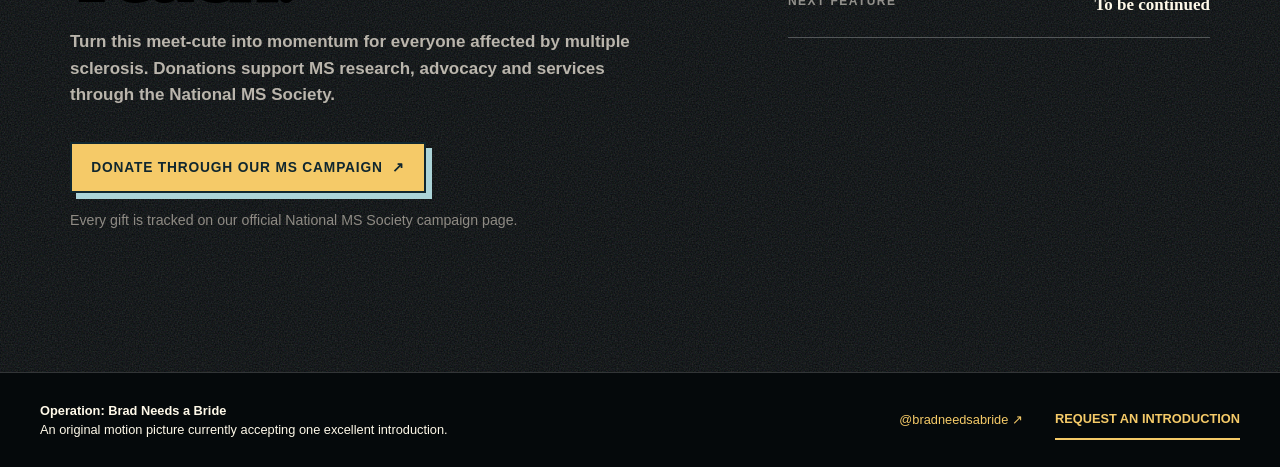
<file: romcom.html>
<!doctype html>
<html lang="en">
<head>
  <meta charset="utf-8">
  <meta name="viewport" content="width=device-width, initial-scale=1">
  <title>Operation: Brad Needs a Bride</title>
  <meta name="description" content="He could fly anywhere. He just needs to find the right destination.">
  <link rel="icon" type="image/svg+xml" href="data:image/svg+xml,%3Csvg xmlns='http://www.w3.org/2000/svg' viewBox='0 0 64 64'%3E%3Crect width='64' height='64' rx='10' fill='%23b4212f'/%3E%3Cpath d='M32 49S12 38 12 23c0-9 11-13 20-3 9-10 20-6 20 3 0 15-20 26-20 26Z' fill='%23f8eacb'/%3E%3Cpath d='M17 15h30' stroke='%230d2630' stroke-width='4' stroke-dasharray='3 3'/%3E%3C/svg%3E">
  <link rel="stylesheet" href="styles.css">
  <link rel="stylesheet" href="romcom.css">
</head>
<body class="romcom-page rc-page">
  <a class="skip-link" href="#main">Skip to Brad's story</a>

  <header class="rc-header">
    <a class="rc-logo" href="#top" aria-label="Operation Brad Needs a Bride, home">
      <span class="rc-logo__small">Operation</span>
      <span class="rc-logo__big">BNAB</span>
    </a>
    <nav class="rc-nav" aria-label="Main navigation">
      <a href="#top">Trailer</a>
      <a href="#brad">Meet Brad</a>
      <a href="#photos">Photos</a>
      <a href="#first-date">First date</a>
      <a href="#heart">The real story</a>
      <a href="#end-ms">Help end MS</a>
    </nav>
    <button class="rc-header__ticket" type="button" data-dialog-open="romcom-intro">
      Request an introduction <span aria-hidden="true">→</span>
    </button>
  </header>

  <main id="main">
    <section class="rc-premiere" id="top" aria-labelledby="trailer-title">
      <div class="rc-premiere__bill">
        <p><span aria-hidden="true">★</span> Now showing: one very eligible pilot</p>
        <p>Official trailer · 00:50 · Sunshine-pop soundtrack</p>
      </div>

      <div class="rc-cinema">
        <div class="rc-cinema__bulbs rc-cinema__bulbs--top" aria-hidden="true"></div>
        <div class="rc-cinema__bulbs rc-cinema__bulbs--bottom" aria-hidden="true"></div>
        <div class="rc-trailer-stage" id="brad-trailer">
          <article class="rc-movie-frame rc-movie-frame--poster is-active" data-trailer-frame data-duration="4200">
            <img src="assets/brad-dinner-solo.jpg" alt="Brad smiling during dinner">
            <div class="rc-frame-shade"></div>
            <div class="rc-movie-title" id="trailer-title">
              <span>Brad needs</span>
              <span class="rc-movie-title__bride"><em>a</em><strong>Bride</strong></span>
              <small>One man. One open seat. Zero ordinary dating profiles.</small>
            </div>
          </article>

          <article class="rc-movie-frame rc-movie-frame--wipe" data-trailer-frame data-duration="4200">
            <img src="assets/brad-dinner-solo.jpg" alt="">
            <div class="rc-frame-shade"></div>
            <p class="rc-trailer-super rc-trailer-super--left"><span>Meet</span><strong>Brad.</strong><em>33 · Point Pleasant, New Jersey</em></p>
          </article>

          <article class="rc-movie-frame rc-movie-frame--uniform" data-trailer-frame data-duration="4500">
            <img src="assets/brad-pilot-uniform-v2.png" alt="">
            <div class="rc-frame-shade"></div>
            <p class="rc-trailer-super rc-trailer-super--left"><span>By day,</span><strong>he gets people<br>where they're going.</strong><em>Regional airline co-pilot</em></p>
          </article>

          <article class="rc-movie-frame rc-movie-frame--cartoon" data-trailer-frame data-duration="4200">
            <img src="assets/brad-geno-plane.png" alt="">
            <p class="rc-cartoon-title"><span>Every pilot needs</span><strong>a wingman.</strong><em>Geno called the window seat.</em></p>
          </article>

          <article class="rc-movie-frame rc-movie-frame--polaroid" data-trailer-frame data-duration="4400">
            <img src="assets/brad-geno-couch.jpg" alt="">
            <div class="rc-frame-shade"></div>
            <p class="rc-trailer-super rc-trailer-super--right"><span>At home,</span><strong>Geno owns<br>the close-ups.</strong><em>And most of the couch.</em></p>
          </article>

          <article class="rc-movie-frame rc-movie-frame--split" data-trailer-frame data-duration="4500">
            <img src="assets/brad-dog-hug.jpg" alt="">
            <div class="rc-frame-shade"></div>
            <p class="rc-trailer-super rc-trailer-super--left"><span>He likes</span><strong>beach days,<br>great dinners…</strong><em>…and time with his favorite people.</em></p>
          </article>

          <article class="rc-movie-frame rc-movie-frame--heart" data-trailer-frame data-duration="5200">
            <img src="assets/brad-donor-cropped.jpg" alt="">
            <div class="rc-frame-shade"></div>
            <p class="rc-trailer-super rc-trailer-super--right"><span>The kindness?</span><strong>That's not<br>a character choice.</strong><em>He donated bone marrow to a stranger.</em></p>
          </article>

          <article class="rc-movie-frame rc-movie-frame--rose" data-trailer-frame data-duration="4700">
            <img src="assets/brad-rose.png" alt="">
            <div class="rc-frame-shade"></div>
            <p class="rc-trailer-super rc-trailer-super--left"><span>And yes,</span><strong>he brought<br>the rose.</strong><em>Subtlety was never the campaign.</em></p>
          </article>

          <article class="rc-movie-frame rc-movie-frame--red" data-trailer-frame data-duration="4300">
            <p class="rc-big-card"><span>He's not looking for</span><strong>just anyone.</strong><em>Something real. A partner. A future.</em></p>
          </article>

          <article class="rc-movie-frame rc-movie-frame--destination" data-trailer-frame data-duration="4500">
            <p class="rc-destination-card"><span>He could fly</span><strong>anywhere.</strong><em>He just needs to find<br>the right destination.</em></p>
          </article>

          <article class="rc-movie-frame rc-movie-frame--final" data-trailer-frame data-duration="5000">
            <div class="rc-movie-title rc-movie-title--final">
              <span>Brad needs</span>
              <span class="rc-movie-title__bride"><em>a</em><strong>Bride</strong></span>
              <small>Maybe the meet-cute starts here.</small>
            </div>
            <button class="rc-final-cta" type="button" data-dialog-open="romcom-intro">Cue the meet-cute →</button>
          </article>

          <button class="rc-trailer-start" type="button" data-trailer-play>
            <span class="rc-trailer-start__icon" aria-hidden="true">▶</span>
            <span><strong>Play trailer</strong><small>Turn the sound up</small></span>
          </button>

          <div class="rc-trailer-controls">
            <button type="button" data-trailer-replay aria-label="Replay trailer">↻ <span>Replay</span></button>
            <button type="button" data-trailer-toggle aria-label="Pause trailer" disabled><span aria-hidden="true" data-trailer-toggle-icon>❚❚</span> <span data-trailer-toggle-label>Pause</span></button>
            <div class="rc-trailer-progress" aria-label="Trailer progress"><span data-trailer-progress></span></div>
            <p data-trailer-status aria-live="polite">Ready for the feature presentation</p>
            <button type="button" data-trailer-mute aria-pressed="false"><span aria-hidden="true">♫</span> Sound: on</button>
          </div>
          <audio id="trailer-soundtrack" preload="auto" src="assets/just-keep-walking.mp3"></audio>
        </div>
      </div>
      <p class="rc-premiere__note">Soundtrack: “Just Keep Walking” by Michael Ramir C. · <a href="https://mixkit.co/license/#musicFree" rel="noreferrer">Mixkit Stock Music Free License ↗</a></p>
    </section>

    <div class="rc-crawl" aria-hidden="true">
      <div class="rc-crawl__track">
        STARRING BRAD &nbsp;★&nbsp; CO-STARRING GENO &nbsp;★&nbsp; SET ON THE JERSEY SHORE &nbsp;★&nbsp; FEATURING BEACHES, DINNER &amp; UNEXPECTED AIR TRAVEL &nbsp;★&nbsp; STARRING BRAD &nbsp;★&nbsp; CO-STARRING GENO &nbsp;★&nbsp; SET ON THE JERSEY SHORE &nbsp;★&nbsp; FEATURING BEACHES, DINNER &amp; UNEXPECTED AIR TRAVEL &nbsp;★&nbsp;
      </div>
    </div>

    <section class="rc-leading" id="brad">
      <div class="rc-leading__poster">
        <figure>
          <img src="assets/brad-pilot-uniform-v2.png" alt="Brad in a regional-airline first officer uniform">
          <figcaption>Brad, cleared for the leading role</figcaption>
        </figure>
        <p class="rc-poster-stamp" aria-hidden="true">No makeover<br>required</p>
      </div>

      <div class="rc-leading__copy">
        <p class="rc-kicker">The leading man</p>
        <h2 class="rc-pop-heading"><span>Maybe a</span><strong>Meet Cute<br>Starts Here</strong></h2>
        <p class="rc-intro-copy">Brad is 33, a regional airline co-pilot based near the Jersey Shore, and considerably more comfortable talking to an actual person than performing for the internet.</p>
        <p>He's reserved until the scene gets going, friendly once it does, and happiest near the water, around a good table or with the people he cares about. He is looking for a serious relationship—eventually marriage and children—but first, simply the right woman to meet.</p>
        <p class="rc-script-note">A genuinely good lead. Just missing his co-star.</p>
        <button class="rc-button rc-button--ink" type="button" data-dialog-open="romcom-intro">Request an introduction <span aria-hidden="true">→</span></button>
      </div>

      <div class="rc-billing-blocks" aria-label="Brad at a glance">
        <div><span>Age</span><strong>33</strong></div>
        <div><span>Home base</span><strong>Point Pleasant, NJ</strong></div>
        <div><span>Occupation</span><strong>Regional airline co-pilot</strong></div>
        <div><span>Off duty</span><strong>Beach · Dinner · Friends</strong></div>
        <div><span>Sunday subplot</span><strong>Pittsburgh Steelers</strong></div>
        <div><span>Plot direction</span><strong>Something real</strong></div>
      </div>
    </section>

    <section class="rc-camera-roll" id="photos" aria-labelledby="photos-title">
      <div class="rc-camera-roll__heading">
        <p class="rc-kicker">More footage from the feature</p>
        <h2 class="rc-pop-heading" id="photos-title"><span>The camera loves</span><strong>this guy.</strong></h2>
        <p>Apparently one poster shot was never going to be enough. Here is Brad dressed up, off duty, showing up and being routinely outperformed by Geno.</p>
      </div>

      <div class="rc-stills" aria-label="Photo collection of Brad">
        <figure class="rc-still rc-still--formal">
          <img src="assets/brad-family-formal.jpg" alt="Brad, at left, dressed in a black suit at a formal event">
          <figcaption><span>Wardrobe test</span><strong>Cleans up well.</strong></figcaption>
        </figure>
        <figure class="rc-still rc-still--dinner-wide">
          <img src="assets/brad-brother-dinner.jpg" alt="Brad, at left, enjoying dinner with another guest">
          <figcaption><span>Night exterior</span><strong>Good table. Better shirt.</strong></figcaption>
        </figure>
        <figure class="rc-still rc-still--dog-hug">
          <img src="assets/brad-dog-hug.jpg" alt="Brad hugging Geno outdoors at golden hour">
          <figcaption><span>Unscripted</span><strong>Geno steals the scene.</strong></figcaption>
        </figure>
        <figure class="rc-still rc-still--couch">
          <img src="assets/brad-geno-couch.jpg" alt="Brad and Geno sharing a couch">
          <figcaption><span>Close-up</span><strong>Personal space: denied.</strong></figcaption>
        </figure>
        <figure class="rc-still rc-still--rose">
          <img src="assets/brad-rose.png" alt="Brad offering a red rose in an evening garden">
          <figcaption><span>Poster shot</span><strong>He brought the rose.</strong></figcaption>
        </figure>
        <figure class="rc-still rc-still--pilot">
          <img src="assets/brad-pilot-uniform-v2.png" alt="Brad in a regional-airline first officer uniform">
          <figcaption><span>Day job</span><strong>Cleared for takeoff.</strong></figcaption>
        </figure>
        <figure class="rc-still rc-still--donor">
          <img src="assets/brad-donor-cropped.jpg" alt="Brad at the hospital for his bone-marrow donation">
          <figcaption><span>Character reveal</span><strong>The scene that says the most.</strong></figcaption>
        </figure>
        <figure class="rc-still rc-still--candid">
          <img src="assets/brad-dinner-solo.jpg" alt="Brad smiling during dinner">
          <figcaption><span>Candid</span><strong>The leading man, as himself.</strong></figcaption>
        </figure>
      </div>
    </section>

    <section class="rc-scenes" aria-labelledby="scenes-title">
      <div class="rc-scenes__heading">
        <p class="rc-kicker">Four scenes. Same guy.</p>
        <h2 class="rc-pop-heading" id="scenes-title"><span>Brad's</span><strong>highlight reel.</strong></h2>
      </div>

      <div class="rc-scene-grid">
        <article class="rc-scene-card rc-scene-card--takeoff">
          <p class="rc-scene-number">01</p>
          <p class="rc-scene-slug">INT. COCKPIT — EARLY</p>
          <h3>The takeoff</h3>
          <p>Calm under pressure. Knows the route. Professionally required to communicate.</p>
          <span aria-hidden="true">✈</span>
        </article>

        <article class="rc-scene-card rc-scene-card--shore">
          <p class="rc-scene-number">02</p>
          <p class="rc-scene-slug">EXT. JERSEY SHORE — GOLDEN HOUR</p>
          <h3>The day off</h3>
          <p>Beach nearby. No agenda required. Boardwalk snack negotiable.</p>
          <span aria-hidden="true">☀</span>
        </article>

        <article class="rc-scene-card rc-scene-card--dinner">
          <p class="rc-scene-number">03</p>
          <p class="rc-scene-slug">INT. GREAT RESTAURANT — NIGHT</p>
          <h3>The reservation</h3>
          <p>Fine dining, real conversation and absolutely no sharing dessert unless discussed.</p>
          <span aria-hidden="true">★</span>
        </article>

        <article class="rc-scene-card rc-scene-card--geno">
          <img src="assets/brad-geno-couch.jpg" alt="Brad and Geno sharing the couch">
          <div>
            <p class="rc-scene-number">04</p>
            <p class="rc-scene-slug">INT. COUCH — CONSTANTLY</p>
            <h3>The scene-stealer</h3>
            <p>Geno is adopted, adored and contractually guaranteed all available personal space.</p>
          </div>
        </article>

        <article class="rc-flight-cameo">
          <img src="assets/brad-geno-plane.png" alt="A caricature of Brad and Geno flying a vintage red airplane">
          <div>
            <p class="rc-kicker">Animated sequence</p>
            <h3>Every great pilot needs a wingman.</h3>
            <p>Geno brings no logged flight hours, no respect for assigned seating and enormous co-pilot energy.</p>
          </div>
        </article>
      </div>
    </section>

    <section class="rc-date" id="first-date">
      <div class="rc-date__heading">
        <p class="rc-kicker">Choose the opening scene</p>
        <h2 class="rc-pop-heading"><span>First date.</span><strong>Your direction.</strong></h2>
        <p>No personality quiz. Pick the scene that sounds most like you and see where the screenplay goes.</p>
      </div>

      <div class="rc-date-machine">
        <div class="rc-date-options" role="group" aria-label="Choose a first-date idea">
          <button type="button" class="rc-date-ticket" data-date-pick data-reply="Low stakes, ocean air and elite people-watching. A very strong opening scene." aria-pressed="false">
            <span class="rc-date-ticket__number">01</span>
            <strong>Boardwalk coffee</strong>
            <small>Point Pleasant · Casual · Excellent walk-and-talk potential</small>
          </button>
          <button type="button" class="rc-date-ticket" data-date-pick data-reply="He likes fine dining and understands that a reservation is a commitment. Green light." aria-pressed="false">
            <span class="rc-date-ticket__number">02</span>
            <strong>Dinner worth dressing for</strong>
            <small>Good table · Real conversation · Dessert is not optional</small>
          </button>
          <button type="button" class="rc-date-ticket" data-date-pick data-reply="The pilot does bring a logistical advantage. Maybe save this one for date three." aria-pressed="false">
            <span class="rc-date-ticket__number">03</span>
            <strong>A spontaneous getaway</strong>
            <small>Window seat · Somewhere warm · Geno negotiates boarding</small>
          </button>
        </div>
        <div class="rc-date-verdict" id="date-verdict" aria-live="polite">
          <span>Director's note</span>
          <p>Pick a scene. Geno is reviewing the options.</p>
          <button type="button" data-dialog-open="romcom-intro">This sounds like me →</button>
        </div>
      </div>
    </section>

    <section class="rc-heart" id="heart">
      <figure class="rc-heart__photo">
        <img src="assets/brad-donor-cropped.jpg" alt="Brad at the hospital for his bone-marrow donation">
        <figcaption>This is not a movie still.</figcaption>
      </figure>
      <div class="rc-heart__copy">
        <p class="rc-kicker">No script. All character.</p>
        <h2 class="rc-pop-heading"><span>The part that</span><strong>actually<br>matters.</strong></h2>
        <p>When a stranger needed a bone-marrow donor, Brad stepped forward. He didn't know who he was helping. He did it because someone needed him and he could.</p>
        <p>Anyone can call themselves kind. This is the scene where Brad shows it.</p>
        <button class="rc-button rc-button--red" type="button" data-dialog-open="romcom-intro">Request an introduction <span aria-hidden="true">→</span></button>
      </div>
    </section>

    <section class="rc-credits" id="end-ms">
      <div class="rc-credits__grain" aria-hidden="true"></div>
      <div class="rc-credits__inner">
        <p class="rc-credits__prelude">Already taken?</p>
        <p class="rc-credits__dedication">Help end MS</p>
        <h2 class="rc-pop-heading"><span>Put a better ending</span><strong>within<br>reach.</strong></h2>
        <p>Turn this meet-cute into momentum for everyone affected by multiple sclerosis. Donations support MS research, advocacy and services through the National MS Society.</p>
        <a class="rc-button rc-button--gold" href="https://events.nationalmssociety.org/participants/brad-needs-a-bride" rel="noreferrer">Donate through our MS campaign <span aria-hidden="true">↗</span></a>
        <small>Every gift is tracked on our official National MS Society campaign page.</small>
      </div>
      <div class="rc-credit-roll" aria-hidden="true">
        <p><span>Leading man</span><strong>Brad</strong></p>
        <p><span>Best friend</span><strong>Geno</strong></p>
        <p><span>Setting</span><strong>The Jersey Shore</strong></p>
        <p><span>Next feature</span><strong>To be continued</strong></p>
      </div>
    </section>
  </main>

  <footer class="rc-footer">
    <p><strong>Operation: Brad Needs a Bride</strong><br>An original motion picture currently accepting one excellent introduction.</p>
    <a href="https://www.instagram.com/bradneedsabride" rel="noreferrer">@bradneedsabride ↗</a>
    <button type="button" data-dialog-open="romcom-intro">Request an introduction</button>
  </footer>

  <dialog class="intro-dialog rc-intro-dialog" id="romcom-intro">
    <div class="dialog-head">
      <div><p class="rc-kicker">Private introductions only</p><h2>Cue the meet-cute</h2></div>
      <button class="dialog-close" type="button" aria-label="Close introduction form" data-dialog-close>×</button>
    </div>
    <form class="intro-form rc-intro-form" action="https://formsubmit.co/bradneedsabride@gmail.com" method="POST">
      <input type="hidden" name="_url" value="https://www.bradneedsabride.com/">
      <input type="hidden" name="_subject" value="Brad Needs a Bride — New introduction">
      <input type="hidden" name="_template" value="table">
      <input type="hidden" name="_next" value="https://www.bradneedsabride.com/thanks">
      <input type="text" name="_honey" tabindex="-1" autocomplete="off" hidden>
      <fieldset>
        <legend>I am introducing…</legend>
        <label class="rc-radio"><input type="radio" name="introducing" value="myself" checked><span>Myself</span></label>
        <label class="rc-radio"><input type="radio" name="introducing" value="friend"><span>Someone great I know</span></label>
      </fieldset>
      <label>First name<input name="name" autocomplete="given-name" placeholder="First name only" required></label>
      <label>Where's the story set?<input name="location" autocomplete="address-level1" placeholder="City or region" required></label>
      <label>How should we reply?<input type="email" name="email" autocomplete="email" placeholder="Your email address" required></label>
      <label>Pitch the opening scene<textarea name="note" placeholder="A little about you—or your friend—and why Brad caught your attention" required></textarea></label>
      <p class="form-note">Introductions are emailed to bradneedsabride@gmail.com through FormSubmit and are not posted publicly. A quick spam check follows when you send.</p>
      <button type="submit">Send the opening scene <span aria-hidden="true">→</span></button>
    </form>
  </dialog>

  <script src="app.js"></script>
</body>
</html>
</file>
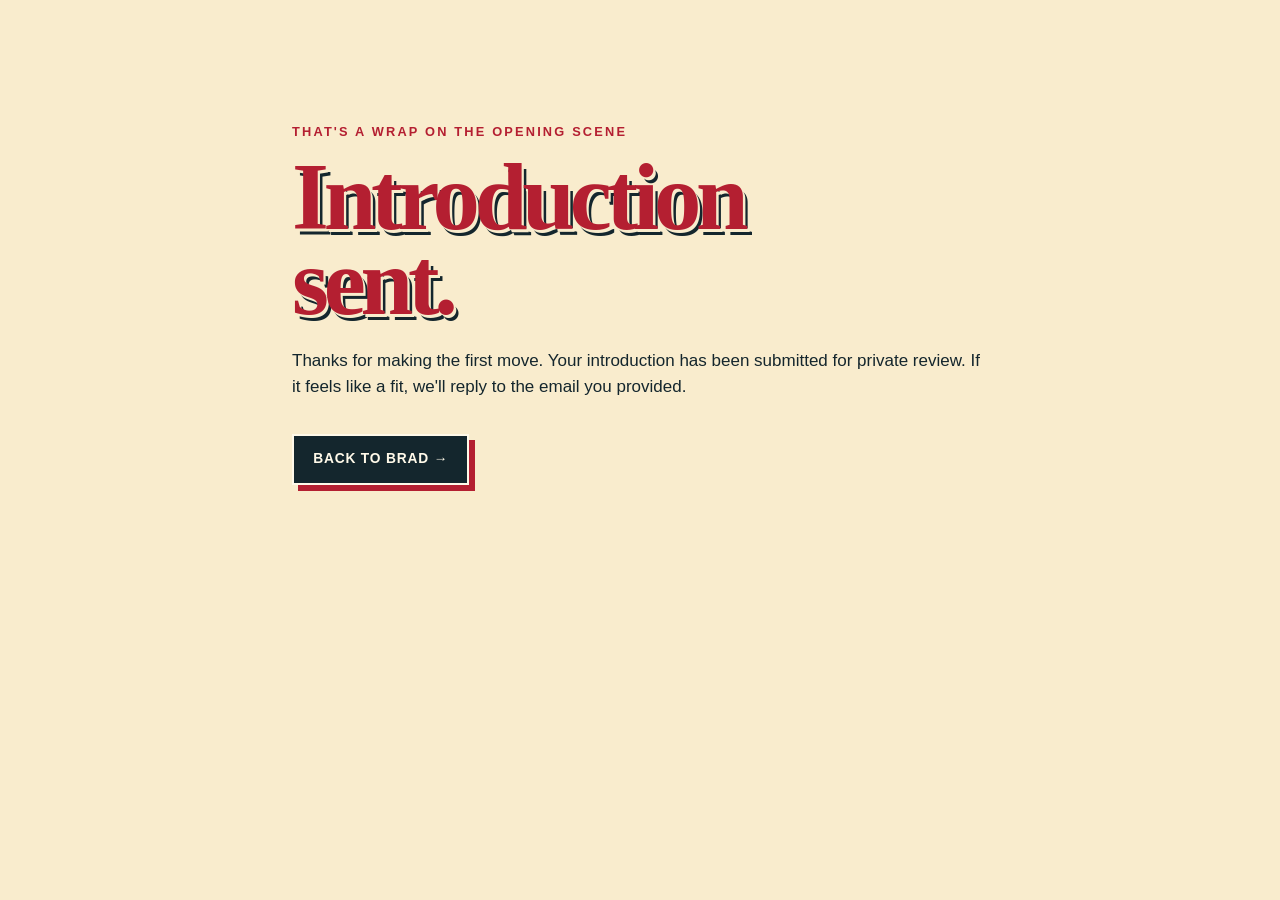
<file: thanks.html>
<!doctype html>
<html lang="en">
<head>
  <meta charset="utf-8">
  <meta name="viewport" content="width=device-width, initial-scale=1">
  <title>Opening scene sent — Brad Needs a Bride</title>
  <link rel="stylesheet" href="romcom.css">
</head>
<body class="rc-page">
  <main style="max-width:760px;margin:10vh auto;padding:2rem">
    <p class="rc-kicker">That's a wrap on the opening scene</p>
    <h1 class="rc-pop-heading"><strong>Introduction<br>sent.</strong></h1>
    <p>Thanks for making the first move. Your introduction has been submitted for private review. If it feels like a fit, we'll reply to the email you provided.</p>
    <a class="rc-button rc-button--ink" href="/">Back to Brad →</a>
  </main>
</body>
</html>
</file>
<file: styles.css>
:root {
  color-scheme: light;
  --ink: #1c1820;
  --paper: #f7f1e8;
  --wine: #6b1830;
  --rose: #b4314d;
  --gold: #c69a52;
  --navy: #0b1830;
  --sky: #b9d6e5;
  --cream: #fffaf2;
  --shadow: 0 24px 80px rgba(28, 14, 23, 0.18);
}

* { box-sizing: border-box; }
html { scroll-behavior: smooth; }
body {
  margin: 0;
  min-width: 320px;
  color: var(--ink);
  background: var(--paper);
  font-family: Inter, ui-sans-serif, -apple-system, BlinkMacSystemFont, "Segoe UI", sans-serif;
  font-size: 16px;
  line-height: 1.55;
}
button, input, textarea { font: inherit; }
button, a { -webkit-tap-highlight-color: transparent; }
a { color: inherit; }
img { max-width: 100%; display: block; }

.skip-link {
  position: fixed;
  left: 1rem;
  top: -5rem;
  z-index: 999;
  padding: .8rem 1rem;
  color: white;
  background: #111;
  border-radius: .5rem;
}
.skip-link:focus { top: 1rem; }

.concept-nav {
  position: relative;
  z-index: 50;
  display: flex;
  align-items: center;
  justify-content: space-between;
  gap: 1rem;
  min-height: 64px;
  padding: .7rem clamp(1rem, 4vw, 4rem);
  border-bottom: 1px solid rgba(255,255,255,.2);
  color: white;
  background: #14121a;
}
.concept-nav__brand {
  display: flex;
  align-items: center;
  gap: .7rem;
  text-decoration: none;
  font-size: .82rem;
  font-weight: 800;
  letter-spacing: .16em;
  text-transform: uppercase;
}
.concept-nav__mark {
  display: grid;
  width: 34px;
  height: 34px;
  place-items: center;
  border: 1px solid rgba(255,255,255,.45);
  border-radius: 50%;
  font-family: Georgia, serif;
  font-size: 1.25rem;
}
.concept-nav__links { display: flex; gap: .35rem; }
.concept-nav__links a {
  padding: .55rem .8rem;
  border-radius: 999px;
  color: rgba(255,255,255,.7);
  text-decoration: none;
  font-size: .8rem;
}
.concept-nav__links a:hover,
.concept-nav__links a[aria-current="page"] { color: #16131a; background: white; }

.eyebrow {
  margin: 0 0 .8rem;
  font-size: .75rem;
  font-weight: 800;
  letter-spacing: .2em;
  text-transform: uppercase;
}
.button-row { display: flex; flex-wrap: wrap; gap: .75rem; align-items: center; }
.btn {
  display: inline-flex;
  min-height: 48px;
  align-items: center;
  justify-content: center;
  gap: .55rem;
  padding: .8rem 1.15rem;
  border: 1px solid transparent;
  border-radius: 999px;
  text-decoration: none;
  font-weight: 750;
  cursor: pointer;
  transition: transform .2s ease, background .2s ease, border-color .2s ease;
}
.btn:hover { transform: translateY(-2px); }
.btn:focus-visible, button:focus-visible, a:focus-visible { outline: 3px solid #f1c45b; outline-offset: 3px; }

/* Concept gallery */
.gallery-page {
  min-height: 100vh;
  color: #f8f4ec;
  background:
    radial-gradient(circle at 10% 15%, rgba(156, 29, 63, .32), transparent 28rem),
    radial-gradient(circle at 95% 50%, rgba(44, 84, 125, .28), transparent 32rem),
    #111018;
}
.gallery-shell { width: min(1180px, calc(100% - 2rem)); margin: 0 auto; padding: clamp(3rem, 7vw, 7rem) 0; }
.gallery-heading { max-width: 820px; margin-bottom: 3rem; }
.gallery-heading h1 {
  margin: 0 0 1rem;
  font-family: Didot, "Bodoni 72", Georgia, serif;
  font-size: clamp(3rem, 8vw, 7.5rem);
  font-weight: 500;
  letter-spacing: -.055em;
  line-height: .88;
}
.gallery-heading p { max-width: 650px; color: rgba(255,255,255,.68); font-size: 1.05rem; }
.concept-grid { display: grid; grid-template-columns: repeat(3, 1fr); gap: 1rem; }
.concept-card {
  position: relative;
  min-height: 510px;
  overflow: hidden;
  border: 1px solid rgba(255,255,255,.14);
  border-radius: 1.5rem;
  color: white;
  text-decoration: none;
  box-shadow: 0 18px 60px rgba(0,0,0,.28);
  transition: transform .3s ease, border-color .3s ease;
}
.concept-card:hover { transform: translateY(-7px); border-color: rgba(255,255,255,.45); }
.concept-card::after { content: ""; position: absolute; inset: 0; background: linear-gradient(180deg, transparent 15%, rgba(10,8,12,.88) 90%); }
.concept-card img { width: 100%; height: 100%; object-fit: cover; transition: transform .7s ease; }
.concept-card:hover img { transform: scale(1.04); }
.concept-card__content { position: absolute; z-index: 2; inset: auto 1.4rem 1.4rem; }
.concept-card__number { opacity: .58; font-family: ui-monospace, monospace; font-size: .75rem; letter-spacing: .14em; }
.concept-card h2 { margin: .35rem 0 .45rem; font-family: Didot, Georgia, serif; font-size: 2.1rem; line-height: 1; }
.concept-card p { margin: 0 0 1rem; color: rgba(255,255,255,.72); }
.concept-card__cta { font-weight: 800; }
.concept-card--aviation { background: linear-gradient(145deg, #142642, #08101e); }
.concept-card--aviation img { object-fit: contain; padding: 3rem .8rem 8rem; }
.concept-card--romcom { background: #7b1019; }

/* Bachelor concept */
.bachelor-page { background: #f6efe8; }
.bachelor-hero {
  position: relative;
  min-height: calc(100vh - 64px);
  overflow: hidden;
  color: #fff8ef;
  background: #210d16;
}
.bachelor-hero__photo { position: absolute; inset: 0; width: 100%; height: 100%; object-fit: cover; object-position: 57% 28%; }
.bachelor-hero::after {
  content: "";
  position: absolute;
  inset: 0;
  background:
    linear-gradient(90deg, rgba(28,5,15,.94) 0%, rgba(28,5,15,.74) 38%, rgba(28,5,15,.08) 70%),
    linear-gradient(0deg, rgba(28,5,15,.72), transparent 35%);
}
.bachelor-hero__ornament {
  position: absolute;
  z-index: 2;
  width: min(44vw, 530px);
  aspect-ratio: 1;
  left: -14vw;
  bottom: -22vw;
  border: 1px solid rgba(214,171,104,.32);
  border-radius: 50%;
  box-shadow: 0 0 0 38px rgba(214,171,104,.03), 0 0 0 76px rgba(214,171,104,.025);
}
.bachelor-hero__content {
  position: relative;
  z-index: 3;
  width: min(1220px, calc(100% - 2rem));
  min-height: calc(100vh - 64px);
  margin: 0 auto;
  padding: clamp(4rem, 10vh, 8rem) 0 3rem;
  display: flex;
  align-items: flex-end;
}
.bachelor-hero__copy { max-width: 650px; padding-bottom: 4vh; }
.bachelor-hero .eyebrow { color: #deb976; }
.bachelor-hero h1 {
  max-width: 620px;
  margin: 0 0 1rem;
  font-family: Didot, "Bodoni 72", Georgia, serif;
  font-size: clamp(4.2rem, 10vw, 9rem);
  font-weight: 400;
  letter-spacing: -.06em;
  line-height: .78;
}
.bachelor-hero h1 span { display: block; margin-left: 1.15em; color: #e0bd7d; font-size: .33em; font-style: italic; letter-spacing: .02em; line-height: 1.1; }
.bachelor-hero__lede { max-width: 490px; margin: 1.5rem 0 1.7rem; color: rgba(255,255,255,.79); font-size: 1.1rem; }
.bachelor-page .btn--primary { color: #3c0d1b; background: #e2bd7b; }
.bachelor-page .btn--ghost { color: white; border-color: rgba(255,255,255,.45); background: rgba(255,255,255,.06); }
.bachelor-details { background: #f6efe8; }
.bachelor-ribbon {
  display: grid;
  grid-template-columns: repeat(4, 1fr);
  border-bottom: 1px solid rgba(74,39,49,.16);
}
.bachelor-ribbon > div { padding: 1.25rem; text-align: center; border-right: 1px solid rgba(74,39,49,.12); }
.bachelor-ribbon strong { display: block; font-family: Didot, Georgia, serif; font-size: 1.25rem; font-weight: 500; }
.bachelor-ribbon span { color: #765d65; font-size: .78rem; letter-spacing: .12em; text-transform: uppercase; }
.rose-section { width: min(1120px, calc(100% - 2rem)); margin: 0 auto; padding: clamp(4rem, 9vw, 8rem) 0; }
.rose-section__heading { max-width: 680px; margin-bottom: 3rem; }
.rose-section__heading h2 { margin: 0; color: #421225; font-family: Didot, Georgia, serif; font-size: clamp(2.7rem, 6vw, 5.5rem); font-weight: 400; letter-spacing: -.045em; line-height: .96; }
.rose-section__heading p { color: #6c5860; }
.rose-grid { display: grid; grid-template-columns: repeat(5, 1fr); gap: .8rem; }
.rose-card {
  position: relative;
  min-height: 320px;
  padding: 1.25rem;
  overflow: hidden;
  border-radius: 8rem 8rem 1.2rem 1.2rem;
  color: white;
  background: #55152c;
  box-shadow: var(--shadow);
}
.rose-card:nth-child(even) { transform: translateY(2rem); background: #7e263e; }
.rose-card__num { color: #efc886; font-family: Georgia, serif; font-size: 2rem; }
.rose-card h3 { position: absolute; left: 1.25rem; right: 1.25rem; bottom: 3.1rem; margin: 0; font-family: Didot, Georgia, serif; font-size: 1.6rem; font-weight: 500; }
.rose-card p { position: absolute; left: 1.25rem; right: 1.25rem; bottom: .9rem; margin: 0; color: rgba(255,255,255,.67); font-size: .86rem; }
.rose-card::before { content: "✦"; position: absolute; top: 4rem; left: 50%; color: rgba(244,204,135,.22); font-size: 6rem; transform: translateX(-50%); }
.bachelor-story {
  display: grid;
  grid-template-columns: 1.05fr .95fr;
  min-height: 680px;
  color: white;
  background: #35111f;
}
.bachelor-story__photo img { width: 100%; height: 100%; object-fit: cover; }
.bachelor-story__copy { align-self: center; max-width: 620px; padding: clamp(3rem, 8vw, 7rem); }
.bachelor-story__copy h2 { margin: 0 0 1rem; font-family: Didot, Georgia, serif; font-size: clamp(2.8rem, 5vw, 5rem); font-weight: 400; line-height: .95; }
.bachelor-story__copy p { color: rgba(255,255,255,.68); }
.bachelor-charity { padding: clamp(3rem, 7vw, 6rem) 1rem; text-align: center; background: #e3b66c; }
.bachelor-charity h2 { margin: 0 auto 1rem; max-width: 730px; font-family: Didot, Georgia, serif; font-size: clamp(2.5rem, 5vw, 4.5rem); font-weight: 400; line-height: 1; }
.bachelor-charity p { max-width: 650px; margin: 0 auto 1.6rem; }
.bachelor-charity .btn { color: white; background: #3c0d1b; }

/* Shared dialog */
.intro-dialog {
  width: min(620px, calc(100% - 2rem));
  padding: 0;
  overflow: hidden;
  border: 0;
  border-radius: 1.5rem;
  color: var(--ink);
  background: var(--cream);
  box-shadow: 0 30px 110px rgba(0,0,0,.38);
}
.intro-dialog::backdrop { background: rgba(10,7,12,.76); backdrop-filter: blur(8px); }
.dialog-head { display: flex; justify-content: space-between; gap: 1rem; padding: 1.4rem 1.5rem 1rem; }
.dialog-head h2 { margin: 0; font-family: Didot, Georgia, serif; font-size: 2.15rem; font-weight: 500; line-height: 1; }
.dialog-close { width: 42px; height: 42px; border: 1px solid rgba(0,0,0,.15); border-radius: 50%; background: transparent; cursor: pointer; }
.intro-form { display: grid; grid-template-columns: 1fr 1fr; gap: 1rem; padding: 1rem 1.5rem 1.6rem; }
.intro-form label { display: grid; gap: .35rem; font-size: .8rem; font-weight: 800; letter-spacing: .08em; text-transform: uppercase; }
.intro-form label:last-of-type { grid-column: 1 / -1; }
.intro-form input, .intro-form textarea { width: 100%; padding: .8rem; border: 1px solid rgba(0,0,0,.16); border-radius: .7rem; background: white; }
.intro-form textarea { min-height: 110px; resize: vertical; }
.intro-form .form-note, .intro-form button { grid-column: 1 / -1; }
.intro-form .form-note { margin: 0; color: #695d63; font-size: .8rem; }
.intro-form button { min-height: 50px; border: 0; border-radius: 999px; color: white; background: #68182f; font-weight: 800; cursor: pointer; }

@media (max-width: 900px) {
  .concept-grid { grid-template-columns: 1fr; }
  .concept-card { min-height: 390px; }
  .bachelor-ribbon { grid-template-columns: repeat(2, 1fr); }
  .rose-grid { grid-template-columns: repeat(2, 1fr); }
  .rose-card:nth-child(even) { transform: none; }
  .rose-card:last-child { grid-column: 1 / -1; min-height: 250px; }
  .bachelor-story { grid-template-columns: 1fr; }
  .bachelor-story__photo { max-height: 540px; }
}

@media (max-width: 650px) {
  .concept-nav { align-items: flex-start; }
  .concept-nav__links { max-width: 64vw; overflow-x: auto; padding-bottom: .2rem; }
  .concept-nav__links a { white-space: nowrap; }
  .bachelor-hero { min-height: 780px; }
  .bachelor-hero__photo { object-position: 60% center; }
  .bachelor-hero::after { background: linear-gradient(0deg, rgba(28,5,15,.96) 0%, rgba(28,5,15,.64) 56%, rgba(28,5,15,.08) 100%); }
  .bachelor-hero__content { min-height: 716px; align-items: flex-end; padding-bottom: 2rem; }
  .bachelor-hero h1 { font-size: clamp(4rem, 22vw, 6rem); }
  .bachelor-hero h1 span { margin-left: .35em; }
  .rose-grid { grid-template-columns: 1fr; }
  .rose-card, .rose-card:last-child { grid-column: auto; min-height: 250px; border-radius: 7rem 7rem 1.2rem 1.2rem; }
  .intro-form { grid-template-columns: 1fr; }
  .intro-form label:last-of-type, .intro-form .form-note, .intro-form button { grid-column: auto; }
}

@media (prefers-reduced-motion: reduce) {
  *, *::before, *::after { scroll-behavior: auto !important; transition-duration: .01ms !important; animation-duration: .01ms !important; animation-iteration-count: 1 !important; }
}

/* Aviation concept */
.aviation-page {
  color: #edf4f7;
  background: #081423;
  font-family: "Avenir Next", Avenir, Inter, ui-sans-serif, sans-serif;
}
.aviation-page .concept-nav { background: #07111e; border-color: rgba(124,189,211,.16); }
.aviation-masthead {
  display: flex;
  align-items: center;
  justify-content: space-between;
  gap: 1rem;
  padding: 1rem clamp(1rem, 4vw, 4rem);
  border-bottom: 1px solid rgba(126,191,211,.18);
  background: #0b1a2a;
}
.aviation-masthead p { margin: 0; }
.aviation-masthead__route { color: #b9d8e4; font-family: ui-monospace, SFMono-Regular, Menlo, monospace; font-size: .78rem; letter-spacing: .13em; text-transform: uppercase; }
.aviation-masthead__status { display: flex; align-items: center; gap: .55rem; color: #ecce89; font-weight: 700; }
.aviation-masthead__status::before { content: ""; width: .55rem; height: .55rem; border-radius: 50%; background: #e3b756; box-shadow: 0 0 0 .35rem rgba(227,183,86,.12); }
.flight-shell {
  display: grid;
  grid-template-columns: minmax(360px, .78fr) minmax(520px, 1.3fr);
  min-height: calc(100vh - 120px);
}
.flight-board {
  position: relative;
  z-index: 2;
  padding: clamp(2rem, 5vw, 5rem) clamp(1rem, 4vw, 4rem);
  border-right: 1px solid rgba(126,191,211,.18);
  background:
    linear-gradient(180deg, rgba(18,42,63,.92), rgba(7,17,30,.96)),
    radial-gradient(circle at top left, rgba(184,217,228,.2), transparent 25rem);
}
.flight-board h1 { margin: 0 0 1rem; max-width: 580px; font-size: clamp(2.8rem, 5vw, 5rem); line-height: .91; letter-spacing: -.055em; }
.flight-board__lede { max-width: 560px; margin: 0 0 2rem; color: #a9bfca; font-size: 1rem; }
.departures {
  overflow: hidden;
  border: 1px solid rgba(176,215,227,.22);
  border-radius: .85rem;
  background: rgba(2,9,17,.54);
  box-shadow: 0 20px 60px rgba(0,0,0,.24);
}
.departures__head,
.flight-row {
  display: grid;
  grid-template-columns: .55fr 1.3fr .65fr;
  align-items: center;
  gap: .6rem;
  width: 100%;
  min-height: 58px;
  padding: .7rem 1rem;
  text-align: left;
}
.departures__head { min-height: 42px; color: #6f8c99; font-family: ui-monospace, SFMono-Regular, Menlo, monospace; font-size: .7rem; letter-spacing: .13em; }
.flight-row {
  border: 0;
  border-top: 1px solid rgba(176,215,227,.12);
  color: #edf4f7;
  background: transparent;
  cursor: pointer;
  transition: background .2s ease, color .2s ease;
}
.flight-row:hover { background: rgba(120,186,207,.08); }
.flight-row.is-active { color: #101820; background: #e5bd69; }
.flight-row__code { font-family: ui-monospace, SFMono-Regular, Menlo, monospace; font-size: 1.25rem; font-weight: 800; letter-spacing: .08em; }
.flight-row__name { font-weight: 750; }
.flight-row__state { justify-self: end; color: #8ab7c6; font-size: .72rem; font-weight: 800; letter-spacing: .08em; text-transform: uppercase; }
.flight-row.is-active .flight-row__state { color: #4d3c1b; }
.flight-board__cta { margin-top: 1.5rem; }
.aviation-page .btn--primary { color: #101820; background: #e5bd69; }
.aviation-page .btn--ghost { color: #d7e9ef; border-color: rgba(196,224,233,.3); background: transparent; }
.flight-map {
  position: relative;
  min-height: 650px;
  overflow: hidden;
  isolation: isolate;
  background:
    linear-gradient(rgba(7,20,35,.76), rgba(7,20,35,.9)),
    repeating-linear-gradient(0deg, transparent 0 54px, rgba(132,186,205,.09) 55px),
    repeating-linear-gradient(90deg, transparent 0 54px, rgba(132,186,205,.09) 55px),
    #0d2639;
}
.map-title { position: absolute; z-index: 5; top: 2rem; left: 2rem; }
.map-title .eyebrow { color: #dfbd78; }
.map-title h2 { margin: 0; font-size: clamp(1.7rem, 3vw, 2.8rem); letter-spacing: -.04em; }
.usa-map { position: absolute; inset: 12% 4% 6%; width: 92%; height: 82%; filter: drop-shadow(0 20px 25px rgba(0,0,0,.3)); }
.usa-map path { fill: rgba(55,103,128,.32); stroke: rgba(169,211,225,.5); stroke-width: 3; }
.map-route { fill: none; stroke: rgba(229,189,105,.48); stroke-width: 3; stroke-linecap: round; stroke-dasharray: 8 12; }
.map-marker {
  position: absolute;
  z-index: 8;
  display: grid;
  width: 26px;
  height: 26px;
  place-items: center;
  border: 0;
  border-radius: 50%;
  color: #101820;
  background: #e7bf6e;
  box-shadow: 0 0 0 7px rgba(231,191,110,.13);
  cursor: pointer;
  transform: translate(-50%, -50%);
}
.map-marker::after { content: attr(data-label); position: absolute; top: 32px; padding: .18rem .35rem; color: #d9eaf0; background: rgba(4,12,20,.68); border-radius: .3rem; font-size: .68rem; font-weight: 800; white-space: nowrap; }
.map-marker.is-active { color: #fff; background: #a82545; box-shadow: 0 0 0 8px rgba(168,37,69,.19); }
.flying-brad {
  position: absolute;
  z-index: 7;
  left: 79%;
  top: 36%;
  width: clamp(150px, 19vw, 300px);
  pointer-events: none;
  filter: drop-shadow(0 16px 14px rgba(0,0,0,.3));
  transform: translate(-50%, -50%) scaleX(var(--direction, 1));
  transition: left 1.35s cubic-bezier(.2,.72,.2,1), top 1.35s cubic-bezier(.2,.72,.2,1), transform .25s ease;
}
.flight-bubble {
  position: absolute;
  z-index: 10;
  left: 70%;
  top: 54%;
  width: min(270px, 38vw);
  padding: .9rem 1rem;
  border: 1px solid rgba(229,189,105,.35);
  border-radius: 1rem;
  color: #132233;
  background: rgba(255,249,236,.96);
  box-shadow: 0 20px 45px rgba(0,0,0,.26);
  transform: translate(-50%, -50%);
  transition: left 1.35s cubic-bezier(.2,.72,.2,1), top 1.35s cubic-bezier(.2,.72,.2,1), opacity .2s ease;
}
.flight-bubble strong { display: block; margin-bottom: .15rem; color: #781e38; font-family: ui-monospace, SFMono-Regular, Menlo, monospace; letter-spacing: .06em; }
.flight-bubble p { margin: 0; font-size: .84rem; line-height: 1.35; }
.aviation-story {
  display: grid;
  grid-template-columns: .9fr 1.1fr;
  align-items: stretch;
  color: #18202a;
  background: #eff2ee;
}
.aviation-story__copy { align-self: center; padding: clamp(3rem, 8vw, 8rem); }
.aviation-story__copy h2 { margin: 0 0 1rem; font-size: clamp(2.5rem, 5vw, 5rem); letter-spacing: -.055em; line-height: .96; }
.aviation-story__copy p { color: #59616a; }
.aviation-story__photo { min-height: 560px; }
.aviation-story__photo img { width: 100%; height: 100%; object-fit: cover; }
.miles-matter { display: grid; grid-template-columns: 1fr auto; align-items: center; gap: 2rem; padding: clamp(2.5rem, 6vw, 5rem) clamp(1rem, 6vw, 6rem); color: #231a10; background: #e5bd69; }
.miles-matter h2 { margin: 0; font-size: clamp(2rem, 4vw, 4rem); letter-spacing: -.04em; line-height: 1; }
.miles-matter p { max-width: 680px; margin: .8rem 0 0; }
.miles-matter .btn { color: #fff; background: #132235; }

/* Romantic comedy concept */
.romcom-page {
  color: #fff8ee;
  background: #140b0d;
  font-family: "Helvetica Neue", Helvetica, Arial, sans-serif;
}
.romcom-page .concept-nav { background: #1a0a0e; border-color: rgba(255,209,144,.18); }
.romcom-hero {
  position: relative;
  min-height: calc(100vh - 64px);
  overflow: hidden;
  background: #240a0f;
}
.romcom-hero__photo { position: absolute; inset: 0; width: 100%; height: 100%; object-fit: cover; object-position: 58% 25%; filter: saturate(.78) contrast(1.08); }
.romcom-hero::after {
  content: "";
  position: absolute;
  inset: 0;
  background:
    linear-gradient(90deg, rgba(26,6,11,.97) 0%, rgba(26,6,11,.74) 44%, rgba(26,6,11,.12) 76%),
    linear-gradient(0deg, rgba(26,6,11,.7), transparent 42%);
}
.film-grain { position: absolute; z-index: 2; inset: -40%; opacity: .07; pointer-events: none; background-image: url("data:image/svg+xml,%3Csvg xmlns='http://www.w3.org/2000/svg' width='180' height='180' viewBox='0 0 180 180'%3E%3Cfilter id='n'%3E%3CfeTurbulence type='fractalNoise' baseFrequency='.9' numOctaves='3' stitchTiles='stitch'/%3E%3C/filter%3E%3Crect width='100%25' height='100%25' filter='url(%23n)' opacity='.8'/%3E%3C/svg%3E"); animation: grain .32s steps(2) infinite; }
@keyframes grain { 0% { transform: translate(0); } 25% { transform: translate(3%, -2%); } 50% { transform: translate(-2%, 3%); } 75% { transform: translate(1%, 2%); } 100% { transform: translate(-1%, -2%); } }
.romcom-hero__inner { position: relative; z-index: 3; display: flex; width: min(1200px, calc(100% - 2rem)); min-height: calc(100vh - 64px); margin: 0 auto; align-items: center; padding: 4rem 0; }
.romcom-hero__copy { max-width: 650px; }
.romcom-kicker { display: inline-block; padding: .35rem .55rem; color: #ffd393; border: 1px solid rgba(255,211,147,.48); font-size: .72rem; font-weight: 800; letter-spacing: .2em; text-transform: uppercase; }
.romcom-title { margin: 1.2rem 0 .7rem; font-size: clamp(4rem, 9.5vw, 8.5rem); font-weight: 950; letter-spacing: -.075em; line-height: .75; text-transform: uppercase; text-shadow: 0 .04em 0 #8f1829; }
.romcom-title span { display: block; margin-left: 1.1em; color: #ffca79; font-family: Didot, Georgia, serif; font-size: .43em; font-style: italic; font-weight: 400; letter-spacing: -.03em; line-height: 1.1; text-transform: none; text-shadow: none; }
.romcom-logline { max-width: 540px; margin: 1.5rem 0; color: rgba(255,255,255,.78); font-family: Didot, Georgia, serif; font-size: clamp(1.2rem, 2vw, 1.55rem); font-style: italic; }
.romcom-page .btn--primary { color: #260910; background: #ffca79; }
.romcom-page .btn--ghost { color: white; border-color: rgba(255,255,255,.4); background: rgba(255,255,255,.06); }
.cast-strip { position: relative; z-index: 4; display: grid; grid-template-columns: repeat(3, 1fr); border-top: 1px solid rgba(255,255,255,.18); background: rgba(20,5,9,.68); backdrop-filter: blur(14px); }
.cast-strip div { padding: 1.1rem 1.5rem; border-right: 1px solid rgba(255,255,255,.12); }
.cast-strip span { display: block; color: #b9999f; font-size: .7rem; font-weight: 800; letter-spacing: .16em; text-transform: uppercase; }
.cast-strip strong { font-family: Didot, Georgia, serif; font-size: 1.18rem; font-weight: 400; }
.review-marquee { overflow: hidden; padding: .9rem 0; color: #2a1116; background: #ffca79; white-space: nowrap; }
.review-marquee__track { display: inline-block; min-width: 200%; font-weight: 900; letter-spacing: .11em; text-transform: uppercase; animation: marquee 20s linear infinite; }
@keyframes marquee { to { transform: translateX(-50%); } }
.three-acts { width: min(1120px, calc(100% - 2rem)); margin: 0 auto; padding: clamp(4rem, 9vw, 8rem) 0; }
.three-acts__head { max-width: 720px; margin-bottom: 2.5rem; }
.three-acts__head h2 { margin: 0; font-family: Didot, Georgia, serif; font-size: clamp(2.8rem, 6vw, 5.6rem); font-weight: 400; letter-spacing: -.05em; line-height: .92; }
.acts-grid { display: grid; grid-template-columns: repeat(3, 1fr); gap: 1rem; }
.act-card { position: relative; min-height: 480px; overflow: hidden; border-radius: .8rem; background: #351016; }
.act-card img { width: 100%; height: 100%; object-fit: cover; filter: saturate(.75); transition: transform .6s ease, filter .4s ease; }
.act-card:hover img { transform: scale(1.035); filter: saturate(1); }
.act-card::after { content: ""; position: absolute; inset: 0; background: linear-gradient(180deg, transparent 30%, rgba(19,5,8,.94) 95%); }
.act-card__copy { position: absolute; z-index: 2; inset: auto 1.2rem 1.2rem; }
.act-card__copy .eyebrow { color: #ffc878; }
.act-card__copy h3 { margin: 0 0 .4rem; font-family: Didot, Georgia, serif; font-size: 2rem; font-weight: 400; line-height: 1; }
.act-card__copy p { margin: 0; color: rgba(255,255,255,.68); }
.plot-twist { display: grid; grid-template-columns: 1fr 1fr; min-height: 680px; background: #f4e9d9; color: #2c1016; }
.plot-twist__photo { overflow: hidden; }
.plot-twist__photo img { width: 100%; height: 100%; object-fit: cover; object-position: center top; transform: scale(1.16); transform-origin: top center; }
.plot-twist__copy { align-self: center; padding: clamp(3rem, 8vw, 7rem); }
.plot-twist__copy h2 { margin: 0 0 1rem; font-family: Didot, Georgia, serif; font-size: clamp(3rem, 5vw, 5rem); font-weight: 400; letter-spacing: -.05em; line-height: .93; }
.plot-twist__copy p { color: #6b5458; }
.romcom-charity { padding: clamp(4rem, 8vw, 7rem) 1rem; text-align: center; background: #921a2d; }
.romcom-charity h2 { max-width: 780px; margin: 0 auto 1rem; font-size: clamp(2.5rem, 6vw, 5rem); line-height: .92; letter-spacing: -.055em; }
.romcom-charity p { max-width: 650px; margin: 0 auto 1.6rem; color: rgba(255,255,255,.74); }
.romcom-charity .btn { color: #300a11; background: #ffca79; }
.trailer-dialog { width: min(980px, calc(100% - 1rem)); padding: 0; overflow: hidden; border: 1px solid rgba(255,255,255,.2); border-radius: 1rem; color: white; background: black; box-shadow: 0 30px 110px black; }
.trailer-dialog::backdrop { background: rgba(0,0,0,.9); }
.trailer-close { position: absolute; z-index: 20; top: 1rem; right: 1rem; width: 44px; height: 44px; border: 1px solid rgba(255,255,255,.45); border-radius: 50%; color: white; background: rgba(0,0,0,.45); cursor: pointer; }
.trailer-stage { position: relative; aspect-ratio: 16 / 9; overflow: hidden; background: #030303; }
.trailer-frame { position: absolute; inset: 0; display: grid; place-items: center; padding: 3rem; opacity: 0; text-align: center; transition: opacity .55s ease; }
.trailer-frame.is-active { opacity: 1; }
.trailer-frame img { position: absolute; inset: 0; width: 100%; height: 100%; object-fit: cover; filter: brightness(.34) saturate(.65); }
.trailer-frame__words { position: relative; z-index: 2; max-width: 760px; font-family: Didot, Georgia, serif; font-size: clamp(2.1rem, 6vw, 5.5rem); line-height: .95; }
.trailer-frame__words small { display: block; margin-top: 1rem; color: #ffc979; font-family: Inter, sans-serif; font-size: .75rem; font-weight: 800; letter-spacing: .2em; text-transform: uppercase; }
.trailer-controls { display: flex; align-items: center; justify-content: space-between; gap: 1rem; padding: .8rem 1rem; color: #a79da0; font-size: .78rem; }
.trailer-progress { flex: 1; height: 3px; overflow: hidden; background: #302a2c; }
.trailer-progress span { display: block; width: 0; height: 100%; background: #ffc979; transition: width .35s ease; }
.form-success { grid-column: 1 / -1; padding: 2rem .5rem 3rem; text-align: center; }
.form-success h2 { margin: .4rem 0 .8rem; font-family: Didot, Georgia, serif; font-size: 2.5rem; font-weight: 400; }

@media (max-width: 980px) {
  .flight-shell { grid-template-columns: 1fr; }
  .flight-board { border-right: 0; }
  .flight-map { min-height: 620px; }
  .aviation-story { grid-template-columns: 1fr; }
  .aviation-story__photo { order: -1; max-height: 560px; }
  .acts-grid { grid-template-columns: 1fr; }
  .act-card { min-height: 390px; }
  .plot-twist { grid-template-columns: 1fr; }
  .plot-twist__photo { max-height: 620px; }
}

@media (max-width: 650px) {
  .aviation-masthead { align-items: flex-start; flex-direction: column; }
  .flight-board { padding-top: 3rem; }
  .flight-map { min-height: 500px; }
  .map-title { top: 1rem; left: 1rem; }
  .usa-map { inset: 15% 1% 5%; width: 98%; height: 80%; }
  .flying-brad { width: 145px; }
  .flight-bubble { width: 180px; transform: translate(-50%, -50%); }
  .flight-bubble p { font-size: .72rem; }
  .map-marker::after { display: none; }
  .miles-matter { grid-template-columns: 1fr; }
  .romcom-hero { min-height: 780px; }
  .romcom-hero__photo { object-position: 61% center; }
  .romcom-hero::after { background: linear-gradient(0deg, rgba(26,6,11,.98) 0%, rgba(26,6,11,.65) 62%, rgba(26,6,11,.12) 100%); }
  .romcom-hero__inner { min-height: 716px; align-items: flex-end; padding-bottom: 2.5rem; }
  .romcom-title { font-size: clamp(3.8rem, 20vw, 6rem); }
  .cast-strip { grid-template-columns: 1fr; }
  .cast-strip div { border-right: 0; border-bottom: 1px solid rgba(255,255,255,.12); }
  .trailer-frame { padding: 1.25rem; }
}
</file>
<file: romcom.css>
:root {
  --rc-red: #b41f31;
  --rc-deep-red: #76111f;
  --rc-navy: #10272f;
  --rc-blue: #acd4d8;
  --rc-sky: #d8eef0;
  --rc-yellow: #f5ca68;
  --rc-pink: #ed7991;
  --rc-paper: #f9eccd;
  --rc-cream: #fff9e9;
  --rc-ink: #14262d;
  --rc-muted: #575b58;
  --rc-pop: "Cooper Black", "Rockwell Extra Bold", "Rockwell", "Arial Black", Georgia, serif;
  --rc-tall: "Avenir Next Condensed", "Arial Narrow", "Franklin Gothic Condensed", Impact, sans-serif;
  --rc-body: "Avenir Next", Avenir, "Gill Sans", sans-serif;
  --rc-script: "Bradley Hand", "Segoe Print", "Comic Sans MS", cursive;
  --rc-shadow: 9px 10px 0 rgba(16, 39, 47, .18);
}

.rc-page {
  margin: 0;
  overflow-x: clip;
  color: var(--rc-ink);
  background: var(--rc-paper);
  font-family: var(--rc-body);
  font-size: 17px;
  line-height: 1.56;
}

.rc-page * { box-sizing: border-box; }
.rc-page button,
.rc-page input,
.rc-page textarea { font: inherit; }
.rc-page button { color: inherit; }
.rc-page ::selection { color: var(--rc-cream); background: var(--rc-red); }
.rc-page section[id] { scroll-margin-top: 92px; }

.rc-header {
  position: sticky;
  z-index: 100;
  top: 0;
  display: grid;
  grid-template-columns: auto 1fr auto;
  min-height: 72px;
  align-items: center;
  padding: 0 clamp(1rem, 4vw, 4rem);
  border-bottom: 3px solid var(--rc-ink);
  background: rgba(249, 236, 205, .96);
  backdrop-filter: blur(12px);
}

.rc-logo {
  display: flex;
  align-items: baseline;
  gap: .42rem;
  color: var(--rc-ink);
  text-decoration: none;
  transform: rotate(-1.2deg);
}

.rc-logo__small { color: var(--rc-red); font-family: var(--rc-script); font-size: .96rem; font-weight: 800; }
.rc-logo__big { font-family: var(--rc-pop); font-size: 1.45rem; letter-spacing: -.07em; }

.rc-nav {
  display: flex;
  justify-content: center;
  gap: clamp(.7rem, 2.6vw, 2.1rem);
  font-family: var(--rc-tall);
  font-size: .83rem;
  font-weight: 900;
  letter-spacing: .07em;
  text-transform: uppercase;
}

.rc-nav a { padding: .45rem 0 .2rem; border-bottom: 3px solid transparent; text-decoration: none; }
.rc-nav a:hover { border-bottom-color: var(--rc-red); }

.rc-header__ticket {
  min-height: 42px;
  padding: .65rem 1rem;
  border: 2px solid var(--rc-ink);
  border-radius: 0;
  color: var(--rc-cream) !important;
  background: var(--rc-ink);
  font-family: var(--rc-tall) !important;
  font-size: .8rem;
  font-weight: 900;
  letter-spacing: .04em;
  text-transform: uppercase;
  cursor: pointer;
  box-shadow: 4px 4px 0 var(--rc-red);
  transition: transform .15s ease, box-shadow .15s ease;
}

.rc-header__ticket:hover { transform: translate(-2px, -2px); box-shadow: 7px 7px 0 var(--rc-red); }

.rc-premiere {
  position: relative;
  min-height: calc(100vh - 72px);
  padding: 0 max(1rem, calc((100vw - 1320px) / 2)) clamp(2rem, 4vw, 3.5rem);
  overflow: hidden;
  background:
    radial-gradient(circle at 8% 18%, rgba(245,202,104,.9) 0 6px, transparent 7px),
    radial-gradient(circle at 93% 72%, rgba(172,212,216,.8) 0 8px, transparent 9px),
    var(--rc-red);
  background-size: 58px 58px, 72px 72px, auto;
}

.rc-premiere::before,
.rc-premiere::after {
  content: "";
  position: absolute;
  width: 250px;
  height: 250px;
  border: 48px solid var(--rc-yellow);
  border-radius: 50%;
  opacity: .2;
  pointer-events: none;
}

.rc-premiere::before { top: 80px; left: -160px; }
.rc-premiere::after { right: -160px; bottom: -150px; border-color: var(--rc-blue); }

.rc-premiere__bill {
  position: relative;
  z-index: 3;
  display: flex;
  justify-content: space-between;
  gap: 1rem;
  padding: .9rem .25rem .75rem;
  color: var(--rc-cream);
  font-family: var(--rc-tall);
  font-size: .82rem;
  font-weight: 900;
  letter-spacing: .13em;
  text-transform: uppercase;
}

.rc-premiere__bill p { margin: 0; }
.rc-premiere__bill span { color: var(--rc-yellow); }

.rc-cinema {
  position: relative;
  z-index: 3;
  padding: clamp(.7rem, 1.5vw, 1.25rem);
  border: 3px solid var(--rc-ink);
  background: var(--rc-yellow);
  box-shadow: 12px 14px 0 var(--rc-ink);
}

.rc-cinema__bulbs {
  position: absolute;
  z-index: 10;
  left: 1rem;
  right: 1rem;
  height: 10px;
  background: radial-gradient(circle, var(--rc-cream) 0 3px, var(--rc-ink) 4px, transparent 5px) left center / 28px 10px repeat-x;
  pointer-events: none;
}

.rc-cinema__bulbs--top { top: 4px; }
.rc-cinema__bulbs--bottom { bottom: 4px; }

.rc-trailer-stage {
  position: relative;
  aspect-ratio: 16 / 8.7;
  min-height: 520px;
  overflow: hidden;
  border: 3px solid var(--rc-ink);
  color: var(--rc-cream);
  background: #050809;
}

.rc-movie-frame {
  position: absolute;
  z-index: 1;
  inset: 0 0 54px;
  display: grid;
  place-items: center;
  overflow: hidden;
  opacity: 0;
  transform: scale(1.04);
  transition: opacity .62s ease, transform .78s cubic-bezier(.2,.8,.2,1), clip-path .85s cubic-bezier(.2,.8,.2,1);
  pointer-events: none;
}

.rc-movie-frame.is-active { z-index: 4; opacity: 1; transform: scale(1); pointer-events: auto; }
.rc-movie-frame.is-leaving { z-index: 3; opacity: 0; transform: scale(.97) rotate(-.4deg); }
.rc-movie-frame img { position: absolute; inset: 0; width: 100%; height: 100%; object-fit: cover; }
.rc-frame-shade { position: absolute; z-index: 1; inset: 0; background: linear-gradient(90deg, rgba(5,8,9,.82), rgba(5,8,9,.04) 70%), linear-gradient(0deg, rgba(5,8,9,.45), transparent 45%); }

.rc-movie-title {
  position: relative;
  z-index: 2;
  justify-self: start;
  margin-left: clamp(2rem, 8vw, 8rem);
  color: var(--rc-red);
  font-family: var(--rc-pop);
  font-weight: 900;
  line-height: 1;
  transform: rotate(-1.6deg);
}

.rc-movie-title > span:not(.rc-movie-title__bride) { display: block; margin-bottom: .15em; color: var(--rc-cream); font-family: var(--rc-tall); font-size: clamp(2rem, 4.2vw, 4.4rem); letter-spacing: .03em; line-height: 1; text-transform: uppercase; text-shadow: 3px 3px 0 var(--rc-ink); }
.rc-movie-title__bride { display: flex; align-items: flex-end; gap: .12em; margin-top: .5rem; }
.rc-movie-title__bride em { flex: 0 0 auto; margin-bottom: .08em; color: var(--rc-yellow); font-family: var(--rc-script); font-size: clamp(3.5rem, 7vw, 7rem); font-weight: 900; line-height: 1; transform: rotate(-10deg); }
.rc-movie-title__bride strong { display: block; font-size: clamp(6rem, 13vw, 13rem); letter-spacing: -.08em; line-height: .8; text-shadow: .03em .03em 0 var(--rc-cream), .055em .055em 0 var(--rc-navy); }
.rc-movie-title small { display: block; max-width: 590px; margin: 1.45rem 0 0 .35rem; color: var(--rc-cream); font-family: var(--rc-tall); font-size: clamp(.76rem, 1.3vw, 1rem); letter-spacing: .13em; line-height: 1.35; text-transform: uppercase; text-shadow: 2px 2px 0 var(--rc-ink); }
.rc-movie-frame--poster img { object-position: 70% 34%; filter: saturate(.76) contrast(1.08) brightness(.78); }
.rc-movie-frame--poster .rc-frame-shade { background: linear-gradient(90deg, rgba(5,8,9,.94) 0%, rgba(5,8,9,.55) 46%, rgba(5,8,9,.05) 82%), linear-gradient(0deg, rgba(5,8,9,.5), transparent 40%); }

.rc-trailer-super {
  position: relative;
  z-index: 3;
  max-width: 660px;
  margin: 0;
  font-family: var(--rc-pop);
  font-weight: 900;
  line-height: 1;
}

.rc-trailer-super span { display: block; margin-bottom: .55rem; color: var(--rc-yellow); font-family: var(--rc-script); font-size: clamp(2rem, 4vw, 4rem); line-height: 1; transform: rotate(-4deg); }
.rc-trailer-super strong { display: block; font-size: clamp(4.2rem, 8.8vw, 8.5rem); letter-spacing: -.065em; line-height: .88; text-shadow: 5px 6px 0 var(--rc-red); }
.rc-trailer-super em { display: block; margin-top: 1.35rem; color: var(--rc-cream); font-family: var(--rc-tall); font-size: clamp(.9rem, 1.8vw, 1.3rem); letter-spacing: .14em; line-height: 1.2; text-transform: uppercase; }
.rc-trailer-super--left { justify-self: start; margin-left: clamp(2rem, 9vw, 9rem); }
.rc-trailer-super--right { justify-self: end; margin-right: clamp(2rem, 8vw, 8rem); text-align: right; }
.rc-movie-frame--wipe { clip-path: inset(0 100% 0 0); }
.rc-movie-frame--wipe.is-active { clip-path: inset(0); }
.rc-movie-frame--wipe img { object-position: 57% 36%; filter: saturate(.72) brightness(.72); }
.rc-movie-frame--wipe .rc-frame-shade { background: linear-gradient(90deg, rgba(5,8,9,.85), rgba(5,8,9,.04) 70%); }

.rc-movie-frame--sky { color: var(--rc-ink); background: var(--rc-blue); }
.rc-movie-frame--sky::before,
.rc-movie-frame--sky::after { content: ""; position: absolute; width: 340px; height: 135px; border-radius: 50%; background: rgba(255,255,255,.62); filter: blur(1px); }
.rc-movie-frame--sky::before { top: 13%; left: -6%; box-shadow: 130px 22px 0 rgba(255,255,255,.62), 690px 230px 0 rgba(255,255,255,.5); }
.rc-movie-frame--sky::after { right: -8%; bottom: 15%; box-shadow: -140px 20px 0 rgba(255,255,255,.55); }
.rc-cloud-title { position: relative; z-index: 2; text-align: center; transform: translateY(25px) rotate(.5deg); }
.rc-cloud-title span { display: block; color: var(--rc-red); font-family: var(--rc-script); font-size: clamp(2rem, 4vw, 4rem); font-weight: 900; }
.rc-cloud-title strong { display: block; font-family: var(--rc-pop); font-size: clamp(3.1rem, 7vw, 7rem); letter-spacing: -.065em; line-height: .84; }
.rc-cloud-title em { display: inline-block; margin-top: 1.1rem; padding: .4rem .8rem; border: 2px solid var(--rc-ink); background: var(--rc-yellow); font-family: var(--rc-tall); font-size: clamp(.8rem, 1.5vw, 1.1rem); font-weight: 900; letter-spacing: .16em; text-transform: uppercase; box-shadow: 5px 5px 0 var(--rc-red); }
.rc-flight-line { position: absolute; z-index: 3; right: 2rem; bottom: 2rem; color: var(--rc-red); font-family: var(--rc-tall); font-size: clamp(.75rem, 1.6vw, 1.25rem); letter-spacing: .1em; transform: rotate(-5deg); }
.rc-movie-frame--sky.is-active .rc-cloud-title { animation: rc-title-bounce .75s cubic-bezier(.17,.84,.44,1.3) both; }

.rc-movie-frame--uniform img { object-position: 66% 28%; filter: saturate(.82) brightness(.72) contrast(1.06); }
.rc-movie-frame--uniform .rc-trailer-super strong { font-size: clamp(2.2rem, 5.2vw, 5.8rem); line-height: 1.02; }
.rc-movie-frame--uniform .rc-frame-shade { background: linear-gradient(90deg, rgba(5,8,9,.9) 0%, rgba(5,8,9,.42) 58%, rgba(5,8,9,.04) 86%); }
.rc-movie-frame--cartoon { color: var(--rc-ink); background: #201218; }
.rc-movie-frame--cartoon img { object-fit: contain; filter: saturate(.84) brightness(.8); transform: scale(1.01); }
.rc-movie-frame--cartoon::after { content: ""; position: absolute; inset: 0; background: linear-gradient(90deg, rgba(5,8,9,.04) 45%, rgba(5,8,9,.84) 88%); }
.rc-cartoon-title { position: absolute; z-index: 3; right: 4.5%; bottom: 12%; max-width: 42%; margin: 0; color: var(--rc-cream); text-align: right; }
.rc-cartoon-title span { display: block; color: var(--rc-yellow); font-family: var(--rc-tall); font-size: clamp(1rem, 2vw, 1.8rem); font-weight: 900; letter-spacing: .08em; line-height: 1; text-transform: uppercase; }
.rc-cartoon-title strong { display: block; margin-top: .35rem; font-family: var(--rc-pop); font-size: clamp(3.4rem, 7vw, 6.8rem); letter-spacing: -.06em; line-height: .88; text-shadow: 5px 6px 0 var(--rc-red); }
.rc-cartoon-title em { display: block; margin-top: .9rem; color: var(--rc-yellow); font-family: var(--rc-script); font-size: clamp(1.2rem, 2.4vw, 2rem); font-weight: 900; line-height: 1.1; }

.rc-movie-frame--polaroid img { object-position: 58% 48%; filter: saturate(.66) brightness(.72) contrast(1.05); transform: scale(1.12) rotate(1deg); transition: transform 2.8s ease; }
.rc-movie-frame--polaroid.is-active img { transform: scale(1.01) rotate(0); }
.rc-movie-frame--polaroid .rc-frame-shade { background: linear-gradient(270deg, rgba(5,8,9,.87), transparent 75%); }
.rc-movie-frame--polaroid::after { content: "GENO / SCENE 04"; position: absolute; z-index: 3; left: 2rem; bottom: 2rem; padding: .42rem .65rem; color: var(--rc-ink); background: var(--rc-yellow); font-family: var(--rc-script); font-size: 1rem; font-weight: 900; transform: rotate(-4deg); }

.rc-movie-frame--split { clip-path: inset(100% 0 0 0); }
.rc-movie-frame--split.is-active { clip-path: inset(0); }
.rc-movie-frame--split img { object-position: 53% 37%; filter: saturate(.7) brightness(.65) contrast(1.05); }
.rc-movie-frame--split .rc-frame-shade { background: linear-gradient(90deg, rgba(5,8,9,.88), rgba(5,8,9,.02) 75%); }
.rc-movie-frame--heart img { object-position: center 42%; filter: saturate(.5) brightness(.63) contrast(1.08); }
.rc-movie-frame--heart .rc-frame-shade { background: linear-gradient(270deg, rgba(5,8,9,.91), rgba(5,8,9,.12) 77%); }
.rc-movie-frame--heart::before { content: "♥"; position: absolute; z-index: 2; top: 1rem; left: 4%; color: var(--rc-red); font-size: clamp(6rem, 14vw, 13rem); opacity: .72; transform: rotate(-8deg); }

.rc-movie-frame--rose img { object-position: 58% 34%; filter: saturate(.82) brightness(.66) contrast(1.04); transform: scale(1.05); transition: transform 4.7s ease; }
.rc-movie-frame--rose.is-active img { transform: scale(1); }
.rc-movie-frame--rose .rc-frame-shade { background: linear-gradient(90deg, rgba(5,8,9,.9) 0%, rgba(5,8,9,.22) 72%), linear-gradient(0deg, rgba(5,8,9,.35), transparent 55%); }

.rc-movie-frame--red { color: var(--rc-cream); background: var(--rc-red); }
.rc-movie-frame--red::before { content: "CO-STAR"; position: absolute; top: 8%; left: -2%; color: rgba(255,249,233,.08); font-family: var(--rc-pop); font-size: clamp(7rem, 20vw, 20rem); letter-spacing: -.08em; transform: rotate(-5deg); }
.rc-big-card { position: relative; z-index: 2; margin: 0; text-align: center; }
.rc-big-card span { display: block; color: var(--rc-yellow); font-family: var(--rc-tall); font-size: clamp(1.2rem, 2.5vw, 2.1rem); font-weight: 900; letter-spacing: .16em; text-transform: uppercase; }
.rc-big-card strong { display: block; font-family: var(--rc-pop); font-size: clamp(5rem, 12vw, 12rem); letter-spacing: -.075em; line-height: .88; text-shadow: 6px 7px 0 var(--rc-navy); }
.rc-big-card em { display: inline-block; margin-top: 1.4rem; padding: .35rem .75rem; color: var(--rc-ink); background: var(--rc-yellow); font-family: var(--rc-script); font-size: clamp(1.3rem, 2.6vw, 2.4rem); font-weight: 900; transform: rotate(-2deg); }

.rc-movie-frame--destination { color: var(--rc-ink); background: var(--rc-yellow); }
.rc-movie-frame--destination::before { content: ""; position: absolute; width: 58vw; height: 58vw; max-width: 700px; max-height: 700px; border: 80px solid var(--rc-blue); border-radius: 50%; opacity: .8; transform: translate(44%, -32%); }
.rc-destination-card { position: relative; z-index: 2; justify-self: start; margin: 0 0 0 clamp(2rem, 10vw, 10rem); font-weight: 900; line-height: 1; }
.rc-destination-card span { display: block; color: var(--rc-red); font-family: var(--rc-tall); font-size: clamp(1.4rem, 3vw, 3rem); letter-spacing: .08em; text-transform: uppercase; }
.rc-destination-card strong { display: block; font-family: var(--rc-pop); font-size: clamp(5.5rem, 13vw, 13rem); letter-spacing: -.075em; line-height: .88; text-shadow: 5px 6px 0 var(--rc-cream); }
.rc-destination-card em { display: block; margin-top: 1.3rem; color: var(--rc-red); font-family: var(--rc-script); font-size: clamp(1.7rem, 3.6vw, 3.5rem); line-height: 1; transform: rotate(-2deg); }

.rc-movie-frame--final { color: var(--rc-ink); background: var(--rc-paper); }
.rc-movie-frame--final::before { content: ""; position: absolute; inset: 0; opacity: .22; background-image: radial-gradient(var(--rc-red) 1px, transparent 1px); background-size: 18px 18px; }
.rc-movie-title--final { justify-self: center; margin: 0; text-align: left; }
.rc-movie-title--final > span:not(.rc-movie-title__bride) { color: var(--rc-ink); text-shadow: none; }
.rc-movie-title--final small { color: var(--rc-ink); text-shadow: none; }
.rc-final-cta { position: absolute; z-index: 5; right: 3rem; bottom: 2rem; padding: .65rem 1rem; border: 2px solid var(--rc-ink); color: var(--rc-cream); background: var(--rc-ink); font-family: var(--rc-tall); font-size: .8rem; font-weight: 900; letter-spacing: .08em; text-transform: uppercase; cursor: pointer; box-shadow: 5px 5px 0 var(--rc-red); }

.rc-movie-frame.is-active .rc-trailer-super strong,
.rc-movie-frame.is-active .rc-cartoon-title strong,
.rc-movie-frame.is-active .rc-big-card strong,
.rc-movie-frame.is-active .rc-destination-card strong,
.rc-movie-frame.is-active .rc-movie-title { animation: rc-title-bounce .72s cubic-bezier(.17,.84,.44,1.3) both; }

@keyframes rc-title-bounce {
  0% { opacity: 0; transform: translateY(45px) scale(.92) rotate(-2deg); }
  65% { opacity: 1; transform: translateY(-5px) scale(1.02) rotate(.5deg); }
  100% { opacity: 1; transform: translateY(0) scale(1) rotate(0); }
}

.rc-trailer-start {
  position: absolute;
  z-index: 20;
  left: 50%;
  bottom: 15%;
  display: flex;
  align-items: center;
  gap: .9rem;
  padding: .85rem 1.2rem;
  border: 3px solid var(--rc-ink);
  color: var(--rc-ink);
  background: var(--rc-yellow);
  cursor: pointer;
  transform: translateX(-50%) rotate(-1deg);
  box-shadow: 7px 8px 0 var(--rc-red);
  transition: transform .15s ease, opacity .3s ease;
}

.rc-trailer-start:hover { transform: translate(-50%, -3px) rotate(1deg); }
.rc-trailer-start.is-hidden { opacity: 0; pointer-events: none; }
.rc-trailer-start__icon { display: grid; width: 48px; height: 48px; place-items: center; border: 2px solid var(--rc-ink); border-radius: 50%; color: var(--rc-ink); background: var(--rc-cream); font-size: 1rem; line-height: 1; text-indent: 2px; }
.rc-trailer-start strong,
.rc-trailer-start small { display: block; font-family: var(--rc-tall); text-align: left; text-transform: uppercase; }
.rc-trailer-start strong { font-size: 1.1rem; letter-spacing: .08em; }
.rc-trailer-start small { font-size: .7rem; font-weight: 900; letter-spacing: .13em; }

.rc-trailer-controls {
  position: absolute;
  z-index: 30;
  right: 0;
  bottom: 0;
  left: 0;
  display: grid;
  grid-template-columns: auto auto minmax(120px, 1fr) auto auto;
  gap: .8rem;
  min-height: 54px;
  align-items: center;
  padding: .65rem 1rem;
  border-top: 2px solid #39494f;
  background: #050809;
  font-family: var(--rc-tall);
  font-size: .72rem;
  font-weight: 900;
  letter-spacing: .08em;
  text-transform: uppercase;
}

.rc-trailer-controls button { padding: .35rem .5rem; border: 1px solid #66747a; color: var(--rc-cream); background: transparent; cursor: pointer; }
.rc-trailer-controls button:hover { color: var(--rc-yellow); border-color: var(--rc-yellow); }
.rc-trailer-controls button:disabled { cursor: not-allowed; opacity: .38; }
.rc-trailer-controls p { min-width: 185px; margin: 0; color: #9ba5a8; text-align: center; }
.rc-trailer-progress { height: 7px; overflow: hidden; border: 1px solid #6d777b; background: #222c30; }
.rc-trailer-progress span { display: block; width: 0; height: 100%; background: linear-gradient(90deg, var(--rc-yellow), var(--rc-pink)); }

.rc-premiere__note { margin: 1.5rem 0 0; color: rgba(255,249,233,.86); font-family: var(--rc-body); font-size: .86rem; font-weight: 700; line-height: 1.5; text-align: center; }
.rc-premiere__note a { color: var(--rc-yellow); }

.rc-crawl { overflow: hidden; padding: .74rem 0 .58rem; border-block: 3px solid var(--rc-ink); background: var(--rc-yellow); white-space: nowrap; }
.rc-crawl__track { display: inline-block; min-width: 200%; font-family: var(--rc-tall); font-size: .8rem; font-weight: 900; letter-spacing: .13em; animation: rc-crawl 24s linear infinite; }
@keyframes rc-crawl { to { transform: translateX(-50%); } }

.rc-kicker { margin: 0 0 .8rem; color: var(--rc-red); font-family: var(--rc-tall); font-size: .8rem; font-weight: 900; letter-spacing: .17em; text-transform: uppercase; }

.rc-pop-heading {
  margin: 0 0 1.4rem;
  font-family: var(--rc-pop);
  font-weight: 900;
  letter-spacing: -.065em;
  line-height: 1;
}

.rc-pop-heading span { display: block; margin-bottom: .35rem; color: var(--rc-ink); font-family: var(--rc-tall); font-size: clamp(1.4rem, 2.6vw, 2.6rem); letter-spacing: .02em; line-height: 1.05; text-transform: uppercase; }
.rc-pop-heading strong { display: block; color: var(--rc-red); font-size: clamp(3.7rem, 7.4vw, 7.4rem); letter-spacing: -.055em; line-height: .9; text-shadow: .025em .035em 0 var(--rc-paper), .05em .065em 0 var(--rc-ink); }

.rc-leading {
  display: grid;
  grid-template-columns: minmax(360px, .8fr) minmax(440px, 1.2fr);
  gap: clamp(3rem, 8vw, 8rem);
  align-items: center;
  width: min(1200px, calc(100% - 2rem));
  margin: 0 auto;
  padding: clamp(5rem, 10vw, 9rem) 0;
}

.rc-leading__poster { position: relative; min-height: 650px; }
.rc-leading__poster::before { content: ""; position: absolute; width: 82%; height: 86%; top: 3%; left: 3%; background: var(--rc-blue); transform: rotate(-5deg); }
.rc-leading__poster::after { content: "★"; position: absolute; z-index: 3; right: 2%; bottom: 6%; display: grid; width: 90px; height: 90px; place-items: center; border: 3px solid var(--rc-ink); border-radius: 50%; color: var(--rc-ink); background: var(--rc-yellow); font-size: 2.5rem; transform: rotate(7deg); box-shadow: 5px 5px 0 var(--rc-red); }
.rc-leading__poster figure { position: absolute; z-index: 2; width: 82%; height: 88%; top: 5%; right: 6%; margin: 0; padding: .65rem .65rem 2.8rem; border: 2px solid var(--rc-ink); background: var(--rc-cream); box-shadow: 9px 10px 0 rgba(16,39,47,.24); transform: rotate(2.2deg); }
.rc-leading__poster img { width: 100%; height: 100%; object-fit: cover; object-position: center 25%; filter: saturate(.82) contrast(1.04); }
.rc-leading__poster figcaption { margin-top: .45rem; font-family: var(--rc-script); font-size: 1.05rem; font-weight: 900; }
.rc-poster-stamp { position: absolute; z-index: 5; top: 2%; right: -1%; display: grid; width: 116px; height: 116px; place-items: center; margin: 0; border: 3px double var(--rc-red); border-radius: 50%; color: var(--rc-red); font-family: var(--rc-tall); font-size: .72rem; font-weight: 900; letter-spacing: .1em; line-height: 1.2; text-align: center; text-transform: uppercase; transform: rotate(10deg); }
.rc-leading__copy { align-self: center; }
.rc-intro-copy { font-size: 1.2rem; font-weight: 700; }
.rc-leading__copy > p:not(.rc-kicker):not(.rc-script-note) { max-width: 690px; }
.rc-script-note { width: fit-content; margin: 2rem 0 0 1.5rem; color: var(--rc-red); font-family: var(--rc-script); font-size: clamp(1.4rem, 2.3vw, 2rem); font-weight: 900; transform: rotate(-2deg); }
.rc-script-note::after { content: ""; display: block; height: 6px; background: var(--rc-yellow); transform: skewX(-20deg); }

.rc-billing-blocks { grid-column: 1 / -1; display: grid; grid-template-columns: repeat(3, 1fr); border: 3px solid var(--rc-ink); box-shadow: var(--rc-shadow); }
.rc-billing-blocks div { min-height: 125px; padding: 1.15rem 1.25rem; border-right: 2px solid var(--rc-ink); border-bottom: 2px solid var(--rc-ink); background: var(--rc-cream); }
.rc-billing-blocks div:nth-child(2),
.rc-billing-blocks div:nth-child(6) { background: var(--rc-blue); }
.rc-billing-blocks div:nth-child(3),
.rc-billing-blocks div:nth-child(4) { color: var(--rc-cream); background: var(--rc-red); }
.rc-billing-blocks span { display: block; margin-bottom: .45rem; font-family: var(--rc-tall); font-size: .75rem; font-weight: 900; letter-spacing: .14em; text-transform: uppercase; }
.rc-billing-blocks strong { display: block; font-family: var(--rc-pop); font-size: clamp(1.4rem, 2.3vw, 2rem); letter-spacing: -.04em; line-height: 1.05; }

.rc-camera-roll { padding: clamp(5rem, 10vw, 9rem) max(1rem, calc((100vw - 1240px) / 2)); overflow: hidden; color: var(--rc-ink); background: var(--rc-blue); }
.rc-camera-roll__heading { display: grid; grid-template-columns: minmax(0, 1.2fr) minmax(260px, .8fr); gap: 2rem 4rem; align-items: end; margin-bottom: 3rem; }
.rc-camera-roll__heading .rc-kicker { grid-column: 1 / -1; margin-bottom: -1.3rem; }
.rc-camera-roll__heading .rc-pop-heading { margin: 0; }
.rc-camera-roll__heading > p:last-child { max-width: 500px; margin: 0 0 .5rem; font-weight: 800; }
.rc-stills { display: grid; grid-template-columns: repeat(4, minmax(0, 1fr)); grid-auto-rows: 250px; gap: 1rem; }
.rc-still { position: relative; min-width: 0; margin: 0; overflow: hidden; border: 3px solid var(--rc-ink); background: var(--rc-cream); box-shadow: 7px 8px 0 var(--rc-red); transform: rotate(-.35deg); }
.rc-still:nth-child(even) { transform: rotate(.45deg); }
.rc-still img { position: absolute; inset: 0; width: 100%; height: 100%; object-fit: cover; filter: saturate(.84) contrast(1.03); transition: transform .55s cubic-bezier(.17,.84,.44,1); }
.rc-still:hover img { transform: scale(1.045); }
.rc-still figcaption { position: absolute; right: .7rem; bottom: .7rem; left: .7rem; padding: .65rem .75rem .7rem; border: 2px solid var(--rc-ink); color: var(--rc-ink); background: rgba(255,249,233,.94); box-shadow: 4px 4px 0 var(--rc-yellow); }
.rc-still figcaption span { display: block; margin-bottom: .2rem; color: var(--rc-red); font-family: var(--rc-tall); font-size: .65rem; font-weight: 900; letter-spacing: .13em; text-transform: uppercase; }
.rc-still figcaption strong { display: block; font-family: var(--rc-pop); font-size: clamp(1.15rem, 2vw, 1.65rem); letter-spacing: -.035em; line-height: .95; }
.rc-still--formal,
.rc-still--dog-hug,
.rc-still--rose,
.rc-still--pilot { grid-row: span 2; }
.rc-still--formal img { object-position: 27% center; }
.rc-still--dinner-wide { grid-column: span 2; }
.rc-still--dinner-wide img { object-position: center 35%; }
.rc-still--dog-hug img { object-position: center 38%; }
.rc-still--couch img { object-position: 62% 36%; }
.rc-still--rose img { object-position: center 28%; }
.rc-still--pilot img { object-position: center 24%; }
.rc-still--donor { grid-column: span 2; }
.rc-still--donor img { object-position: center 50%; }
.rc-still--candid img { object-position: 58% 32%; }

.rc-scenes { padding: clamp(5rem, 9vw, 8rem) max(1rem, calc((100vw - 1240px) / 2)); color: var(--rc-cream); background: var(--rc-navy); }
.rc-scenes .rc-kicker { color: var(--rc-yellow); }
.rc-scenes .rc-pop-heading span { color: var(--rc-blue); }
.rc-scenes .rc-pop-heading strong { color: var(--rc-cream); text-shadow: .035em .035em 0 var(--rc-red), .065em .065em 0 #050809; }
.rc-scenes__heading { max-width: 870px; margin-bottom: 3rem; }
.rc-scene-grid { display: grid; grid-template-columns: repeat(3, 1fr); gap: 1rem; }
.rc-scene-card { position: relative; min-height: 360px; padding: 1.4rem; overflow: hidden; border: 2px solid var(--rc-cream); color: var(--rc-ink); background: var(--rc-yellow); box-shadow: 7px 8px 0 var(--rc-red); }
.rc-scene-card:nth-child(2) { background: var(--rc-blue); transform: translateY(1.5rem) rotate(.7deg); }
.rc-scene-card:nth-child(3) { color: var(--rc-cream); background: var(--rc-red); transform: rotate(-.8deg); }
.rc-scene-card > span { position: absolute; right: -.05em; bottom: -.25em; color: rgba(16,39,47,.15); font-size: 9rem; transform: rotate(-8deg); }
.rc-scene-number { margin: 0 0 1.6rem; font-family: var(--rc-pop); font-size: 3rem; line-height: 1; }
.rc-scene-slug { margin: 0 0 .45rem; font-family: var(--rc-tall); font-size: .72rem; font-weight: 900; letter-spacing: .1em; text-transform: uppercase; }
.rc-scene-card h3 { margin: 0 0 .7rem; font-family: var(--rc-pop); font-size: clamp(2.3rem, 4vw, 3.5rem); letter-spacing: -.055em; line-height: .94; }
.rc-scene-card > p:last-of-type { position: relative; z-index: 2; max-width: 320px; font-weight: 700; }
.rc-scene-card--geno { grid-column: 1 / -1; display: grid; grid-template-columns: 1fr .9fr; min-height: 480px; padding: 0; color: var(--rc-ink); background: var(--rc-cream); transform: translateY(1.5rem) rotate(.4deg); }
.rc-scene-card--geno img { width: 100%; height: 100%; object-fit: cover; object-position: 58% center; filter: saturate(.74) contrast(1.04); }
.rc-scene-card--geno div { align-self: center; padding: clamp(2rem, 5vw, 5rem); }
.rc-flight-cameo { grid-column: 1 / -1; display: grid; grid-template-columns: 1.25fr .75fr; min-height: 430px; overflow: hidden; border: 2px solid var(--rc-cream); color: var(--rc-cream); background: #1c1016; box-shadow: 7px 8px 0 var(--rc-yellow); transform: translateY(1.5rem) rotate(-.35deg); }
.rc-flight-cameo img { width: 100%; height: 100%; object-fit: contain; background: #070707; }
.rc-flight-cameo > div { align-self: center; padding: clamp(2rem, 5vw, 4rem); }
.rc-flight-cameo h3 { margin: 0 0 1rem; color: var(--rc-yellow); font-family: var(--rc-pop); font-size: clamp(3rem, 5vw, 5rem); letter-spacing: -.05em; line-height: .9; }
.rc-flight-cameo p:last-child { margin-bottom: 0; color: #dce5e4; font-weight: 700; }

.rc-date { display: grid; grid-template-columns: .72fr 1.28fr; gap: clamp(3rem, 7vw, 7rem); width: min(1180px, calc(100% - 2rem)); margin: 0 auto; padding: clamp(6rem, 11vw, 10rem) 0; }
.rc-date__heading { align-self: start; position: sticky; top: 112px; }
.rc-date__heading > p:last-child { max-width: 420px; font-weight: 700; }
.rc-date-machine { border: 3px solid var(--rc-ink); background: var(--rc-cream); box-shadow: var(--rc-shadow); }
.rc-date-options { display: grid; }
.rc-date-ticket { position: relative; display: grid; grid-template-columns: 55px 1fr; gap: .25rem 1.2rem; width: 100%; padding: 1.5rem 2rem 1.5rem 1.2rem; border: 0; border-bottom: 2px dashed var(--rc-ink); background: transparent; text-align: left; cursor: pointer; }
.rc-date-ticket::before,
.rc-date-ticket::after { content: ""; position: absolute; z-index: 2; right: -14px; width: 24px; height: 24px; border: 2px solid var(--rc-ink); border-radius: 50%; background: var(--rc-paper); }
.rc-date-ticket::before { top: -14px; }
.rc-date-ticket::after { bottom: -14px; }
.rc-date-ticket:last-child { border-bottom: 0; }
.rc-date-ticket:last-child::after { display: none; }
.rc-date-ticket:hover,
.rc-date-ticket.is-selected { color: var(--rc-cream); background: var(--rc-red); }
.rc-date-ticket__number { grid-row: 1 / 3; align-self: center; color: var(--rc-red); font-family: var(--rc-pop); font-size: 2rem; }
.rc-date-ticket:hover .rc-date-ticket__number,
.rc-date-ticket.is-selected .rc-date-ticket__number { color: var(--rc-yellow); }
.rc-date-ticket strong { font-family: var(--rc-pop); font-size: clamp(1.5rem, 2.3vw, 2.1rem); letter-spacing: -.035em; line-height: 1.08; }
.rc-date-ticket small { font-family: var(--rc-tall); font-size: .75rem; font-weight: 900; letter-spacing: .05em; text-transform: uppercase; }
.rc-date-verdict { padding: 1.6rem 2rem 1.8rem; border-top: 8px solid var(--rc-yellow); color: var(--rc-cream); background: var(--rc-navy); }
.rc-date-verdict span { color: var(--rc-yellow); font-family: var(--rc-tall); font-size: .75rem; font-weight: 900; letter-spacing: .14em; text-transform: uppercase; }
.rc-date-verdict p { margin: .45rem 0 1rem; font-family: var(--rc-pop); font-size: 1.25rem; line-height: 1.2; }
.rc-date-verdict button { padding: 0 0 .25rem; border: 0; border-bottom: 2px solid var(--rc-yellow); color: var(--rc-yellow); background: transparent; font-family: var(--rc-tall); font-size: .82rem; font-weight: 900; letter-spacing: .06em; text-transform: uppercase; cursor: pointer; opacity: 0; transform: translateY(5px); transition: opacity .2s ease, transform .2s ease; pointer-events: none; }
.rc-date-verdict.has-pick button { opacity: 1; transform: none; pointer-events: auto; }

.rc-heart { display: grid; grid-template-columns: 1fr 1fr; min-height: 720px; background: var(--rc-sky); }
.rc-heart__photo { position: relative; min-height: 660px; margin: 0; overflow: hidden; background: var(--rc-blue); }
.rc-heart__photo::after { content: ""; position: absolute; inset: 16px; border: 3px solid rgba(255,249,233,.7); pointer-events: none; }
.rc-heart__photo img { width: 100%; height: 100%; object-fit: cover; object-position: center; filter: saturate(.72) contrast(1.06); }
.rc-heart__photo figcaption { position: absolute; z-index: 2; right: 2rem; bottom: 2rem; padding: .5rem .8rem; border: 2px solid var(--rc-ink); color: var(--rc-ink); background: var(--rc-yellow); font-family: var(--rc-script); font-size: 1.08rem; font-weight: 900; transform: rotate(-2deg); box-shadow: 4px 4px 0 var(--rc-red); }
.rc-heart__copy { align-self: center; max-width: 720px; padding: clamp(4rem, 8vw, 8rem); }
.rc-heart__copy .rc-pop-heading strong { font-size: clamp(4rem, 7vw, 7rem); }
.rc-heart__copy > p:not(.rc-kicker) { max-width: 590px; color: #344c53; font-weight: 700; }

.rc-button { display: inline-flex; min-height: 50px; align-items: center; justify-content: center; gap: .6rem; margin-top: 1rem; padding: .8rem 1.2rem; border: 2px solid currentColor; border-radius: 0; font-family: var(--rc-tall) !important; font-size: .86rem; font-weight: 900; letter-spacing: .06em; text-decoration: none; text-transform: uppercase; cursor: pointer; transition: transform .15s ease, box-shadow .15s ease; }
.rc-button:hover { transform: translate(-2px, -2px); }
.rc-button--red { color: var(--rc-cream) !important; background: var(--rc-red); box-shadow: 6px 6px 0 var(--rc-ink); }
.rc-button--ink { color: var(--rc-cream) !important; background: var(--rc-ink); box-shadow: 6px 6px 0 var(--rc-red); }
.rc-button--gold { color: var(--rc-navy) !important; background: var(--rc-yellow); box-shadow: 6px 6px 0 var(--rc-blue); }

.rc-meet-cute { display: grid; grid-template-columns: .85fr 1.15fr; gap: clamp(3rem, 7vw, 7rem); align-items: center; padding: clamp(5rem, 10vw, 9rem) max(1rem, calc((100vw - 1220px) / 2)); overflow: hidden; background: var(--rc-cream); }
.rc-meet-cute__copy { max-width: 680px; }
.rc-meet-cute__copy > p:not(.rc-kicker) { font-weight: 700; }
.rc-meet-cute__copy small { display: block; max-width: 540px; margin-top: 1.25rem; color: var(--rc-muted); font-family: var(--rc-script); font-size: .96rem; font-weight: 800; }
.rc-meet-cute__visual { position: relative; min-height: 670px; }
.rc-meet-cute__rose { position: absolute; inset: 0 18% 8% 0; margin: 0; padding: .7rem .7rem 3.2rem; border: 3px solid var(--rc-ink); background: var(--rc-cream); box-shadow: 10px 11px 0 var(--rc-blue); transform: rotate(-2deg); }
.rc-meet-cute__rose img { width: 100%; height: 100%; object-fit: cover; object-position: center 30%; }
.rc-meet-cute__rose figcaption { margin-top: .55rem; font-family: var(--rc-script); font-size: 1rem; font-weight: 900; }
.rc-admit-ticket { position: absolute; right: 0; bottom: 0; display: grid; grid-template-columns: 1fr 92px; width: 72%; min-height: 230px; border: 3px solid var(--rc-ink); color: var(--rc-cream); background: var(--rc-red); box-shadow: 12px 12px 0 var(--rc-blue); transform: rotate(3deg); }
.rc-admit-ticket__main { padding: 2rem; }
.rc-admit-ticket__main span { font-family: var(--rc-tall); font-size: .78rem; font-weight: 900; letter-spacing: .18em; text-transform: uppercase; }
.rc-admit-ticket__main strong { display: block; margin: .55rem 0 1rem; font-family: var(--rc-pop); font-size: clamp(2.8rem, 5vw, 5rem); letter-spacing: -.06em; line-height: .88; text-shadow: 4px 5px 0 var(--rc-navy); }
.rc-admit-ticket__main p { margin: 0; font-family: var(--rc-script); font-weight: 900; }
.rc-admit-ticket__stub { display: flex; flex-direction: column; align-items: center; justify-content: space-around; padding: 1rem .6rem; border-left: 3px dashed var(--rc-cream); font-family: var(--rc-tall); text-align: center; writing-mode: vertical-rl; }
.rc-admit-ticket__stub span { font-size: .8rem; font-weight: 900; letter-spacing: .2em; }
.rc-admit-ticket__stub strong { color: var(--rc-yellow); font-family: var(--rc-pop); font-size: 3.2rem; }
.rc-admit-ticket__stub small { font-size: .64rem; font-weight: 900; letter-spacing: .12em; }

.rc-credits { position: relative; display: grid; grid-template-columns: 1fr .7fr; gap: clamp(3rem, 9vw, 9rem); min-height: 760px; padding: clamp(6rem, 11vw, 10rem) max(1rem, calc((100vw - 1140px) / 2)); overflow: hidden; color: var(--rc-cream); background: #05090b; }
.rc-credits__grain { position: absolute; inset: 0; opacity: .2; pointer-events: none; background-image: url("data:image/svg+xml,%3Csvg xmlns='http://www.w3.org/2000/svg' width='140' height='140'%3E%3Cfilter id='n'%3E%3CfeTurbulence type='fractalNoise' baseFrequency='.7' numOctaves='2' stitchTiles='stitch'/%3E%3C/filter%3E%3Crect width='100%25' height='100%25' filter='url(%23n)'/%3E%3C/svg%3E"); }
.rc-credits__inner,
.rc-credit-roll { position: relative; z-index: 2; }
.rc-credits__prelude { margin: 0 0 2.2rem; color: var(--rc-yellow); font-family: var(--rc-pop); font-size: clamp(2.8rem, 5.5vw, 5.4rem); font-weight: 900; letter-spacing: -.04em; line-height: 1.05; }
.rc-credits__dedication { margin: 0; color: var(--rc-yellow); font-family: var(--rc-script); font-size: clamp(2.6rem, 5vw, 4.7rem); font-weight: 900; transform: rotate(-3deg); transform-origin: left; }
.rc-credits .rc-pop-heading span { color: var(--rc-blue); }
.rc-credits .rc-pop-heading strong { color: var(--rc-cream); text-shadow: .035em .035em 0 var(--rc-red), .065em .065em 0 #000; }
.rc-credits__inner > p:not(.rc-credits__prelude):not(.rc-credits__dedication) { max-width: 650px; color: #bab5ac; font-weight: 700; }
.rc-credits__inner small { display: block; max-width: 540px; margin-top: 1rem; color: #8f8b84; }
.rc-credit-roll { align-self: center; border-top: 1px solid #535759; }
.rc-credit-roll p { display: flex; justify-content: space-between; gap: 1rem; margin: 0; padding: 1.15rem 0; border-bottom: 1px solid #535759; }
.rc-credit-roll span { color: #93918c; font-family: var(--rc-tall); font-size: .75rem; font-weight: 900; letter-spacing: .12em; text-transform: uppercase; }
.rc-credit-roll strong { color: var(--rc-cream); font-family: var(--rc-pop); text-align: right; }

.rc-footer { display: grid; grid-template-columns: 1fr auto auto; gap: 2rem; align-items: center; padding: 1.7rem max(1rem, calc((100vw - 1200px) / 2)); border-top: 1px solid rgba(255,255,255,.18); color: var(--rc-cream); background: #05090b; font-family: var(--rc-tall); font-size: .8rem; }
.rc-footer p { margin: 0; line-height: 1.5; }
.rc-footer a { color: var(--rc-yellow); text-decoration: none; }
.rc-footer button { padding: .55rem 0; border: 0; border-bottom: 2px solid var(--rc-yellow); color: var(--rc-yellow); background: transparent; font-family: var(--rc-tall); font-size: .8rem; font-weight: 900; text-transform: uppercase; cursor: pointer; }

.rc-intro-dialog { border: 3px solid var(--rc-ink); border-radius: 0; color: var(--rc-ink); background: var(--rc-cream); font-family: var(--rc-body); box-shadow: 12px 12px 0 var(--rc-red), 0 35px 110px rgba(0,0,0,.44); }
.rc-intro-dialog .dialog-head { border-bottom: 3px solid var(--rc-ink); }
.rc-intro-dialog .dialog-head h2 { color: var(--rc-red); font-family: var(--rc-pop); font-size: 2.5rem; font-weight: 900; letter-spacing: -.05em; }
.rc-intro-form { grid-template-columns: 1fr 1fr; }
.rc-intro-form fieldset { display: grid; grid-template-columns: 1fr 1fr; grid-column: 1 / -1; gap: .6rem; margin: 0; padding: 0; border: 0; }
.rc-intro-form legend { margin-bottom: .45rem; font-family: var(--rc-tall); font-size: .78rem; font-weight: 900; letter-spacing: .08em; text-transform: uppercase; }
.rc-intro-form .rc-radio { display: block; }
.rc-radio input { position: absolute; opacity: 0; }
.rc-radio span { display: block; padding: .72rem .8rem; border: 2px solid var(--rc-ink); font-family: var(--rc-tall); font-size: .82rem; font-weight: 900; text-align: center; text-transform: uppercase; cursor: pointer; }
.rc-radio input:checked + span { color: var(--rc-cream); background: var(--rc-red); box-shadow: inset 0 0 0 2px var(--rc-cream); }
.rc-intro-form label { font-family: var(--rc-tall); font-size: .75rem; }
.rc-intro-form input,
.rc-intro-form textarea { border: 2px solid var(--rc-ink); border-radius: 0; font-family: var(--rc-body); }
.rc-intro-form label:nth-of-type(4) { grid-column: 1 / -1; }
.rc-intro-form button[type="submit"] { border: 2px solid var(--rc-ink); border-radius: 0; color: var(--rc-cream); background: var(--rc-red); font-family: var(--rc-tall); font-size: .86rem; letter-spacing: .06em; text-transform: uppercase; box-shadow: 5px 5px 0 var(--rc-ink); }
.rc-intro-form .form-note { color: var(--rc-muted); }
.form-success h2 { font-family: var(--rc-pop); font-weight: 900; }

@media (max-width: 1080px) {
  .rc-header { grid-template-columns: auto 1fr; }
  .rc-nav { display: none; }
  .rc-header__ticket { justify-self: end; }
  .rc-trailer-stage { min-height: 480px; }
  .rc-leading { grid-template-columns: .85fr 1.15fr; gap: 3rem; }
  .rc-leading__poster { min-height: 560px; }
  .rc-stills { grid-template-columns: repeat(3, minmax(0, 1fr)); }
  .rc-still--donor { grid-column: span 1; }
  .rc-scene-grid { grid-template-columns: 1fr 1fr; }
  .rc-scene-card:nth-child(2) { transform: none; }
  .rc-scene-card--geno { grid-column: 1 / -1; }
  .rc-flight-cameo { grid-column: 1 / -1; }
  .rc-date { grid-template-columns: 1fr; }
  .rc-date__heading { position: static; }
  .rc-heart__copy { padding: 4rem 3rem; }
  .rc-meet-cute { grid-template-columns: 1fr; }
  .rc-meet-cute__visual { width: min(720px, 100%); }
}

@media (max-width: 760px) {
  .rc-page { font-size: 16px; }
  .rc-header { min-height: 66px; }
  .rc-logo__small { display: none; }
  .rc-header__ticket { min-height: 38px; padding: .5rem .65rem; font-size: .68rem; }
  .rc-premiere { min-height: 0; padding-inline: .55rem; }
  .rc-premiere__bill { display: block; padding-left: .4rem; font-size: .68rem; }
  .rc-premiere__bill p:last-child { display: none; }
  .rc-cinema { padding: .55rem; box-shadow: 7px 8px 0 var(--rc-ink); }
  .rc-cinema__bulbs { display: none; }
  .rc-trailer-stage { min-height: 560px; aspect-ratio: 9 / 14; }
  .rc-movie-frame { bottom: 86px; }
  .rc-movie-title { justify-self: center; margin: 0; transform: scale(.9) rotate(-1deg); }
  .rc-movie-title > span:not(.rc-movie-title__bride) { margin-bottom: .35rem; font-size: 1.65rem; }
  .rc-movie-title__bride { justify-content: center; gap: .1em; }
  .rc-movie-title__bride strong { font-size: clamp(4.8rem, 23vw, 6.8rem); }
  .rc-movie-title__bride em { font-size: 3.2rem; }
  .rc-movie-title small { max-width: 270px; margin-left: .7rem; font-size: .7rem; }
  .rc-movie-frame--poster img { object-position: center 25%; }
  .rc-movie-frame--poster .rc-frame-shade { background: linear-gradient(0deg, rgba(5,8,9,.94) 0%, rgba(5,8,9,.65) 55%, rgba(5,8,9,.08) 100%); }
  .rc-movie-frame--poster .rc-movie-title { align-self: end; margin-bottom: 3rem; }
  .rc-trailer-super,
  .rc-trailer-super--left,
  .rc-trailer-super--right { justify-self: center; align-self: end; max-width: calc(100% - 2rem); margin: 0 1rem 2.4rem; text-align: center; }
  .rc-trailer-super span { font-size: 2rem; }
  .rc-trailer-super strong { font-size: clamp(3.7rem, 17vw, 5rem); }
  .rc-movie-frame--uniform .rc-trailer-super strong { font-size: clamp(2.5rem, 12vw, 3.6rem); }
  .rc-trailer-super em { font-size: .78rem; }
  .rc-movie-frame--wipe .rc-frame-shade,
  .rc-movie-frame--split .rc-frame-shade,
  .rc-movie-frame--polaroid .rc-frame-shade,
  .rc-movie-frame--heart .rc-frame-shade { background: linear-gradient(0deg, rgba(5,8,9,.94), rgba(5,8,9,.12) 74%); }
  .rc-movie-frame--wipe img,
  .rc-movie-frame--split img,
  .rc-movie-frame--heart img,
  .rc-movie-frame--uniform img,
  .rc-movie-frame--rose img { object-position: center 24%; }
  .rc-movie-frame--uniform .rc-frame-shade,
  .rc-movie-frame--rose .rc-frame-shade { background: linear-gradient(0deg, rgba(5,8,9,.94), rgba(5,8,9,.08) 76%); }
  .rc-movie-frame--cartoon img { object-fit: cover; object-position: 43% center; }
  .rc-movie-frame--cartoon::after { background: linear-gradient(0deg, rgba(5,8,9,.9), rgba(5,8,9,.02) 72%); }
  .rc-cartoon-title { right: 1rem; bottom: 2rem; left: 1rem; max-width: none; text-align: center; }
  .rc-cartoon-title strong { font-size: clamp(3.3rem, 16vw, 4.8rem); }
  .rc-cloud-title { padding: 1rem; }
  .rc-cloud-title strong { font-size: clamp(2.7rem, 13vw, 4.4rem); }
  .rc-flight-line { right: .5rem; bottom: 1.2rem; }
  .rc-big-card { padding: 1rem; }
  .rc-big-card strong { font-size: clamp(4.4rem, 20vw, 6rem); }
  .rc-big-card em { font-size: 1.2rem; }
  .rc-destination-card { justify-self: center; width: calc(100% - 2rem); max-width: calc(100% - 2rem); margin: 0; padding: .75rem; text-align: center; }
  .rc-destination-card strong { font-size: clamp(4.3rem, 18vw, 5.6rem); }
  .rc-destination-card em { font-size: 1.35rem; }
  .rc-final-cta { right: 50%; bottom: 1.3rem; width: max-content; transform: translateX(50%); }
  .rc-trailer-start { bottom: 19%; width: max-content; max-width: calc(100% - 2rem); padding: .7rem .9rem; }
  .rc-trailer-start__icon { width: 42px; height: 42px; }
  .rc-trailer-controls { grid-template-areas: "status status status status" "replay toggle progress mute"; grid-template-columns: auto auto 1fr auto; gap: .5rem; min-height: 86px; }
  .rc-trailer-controls [data-trailer-replay] { grid-area: replay; }
  .rc-trailer-controls [data-trailer-toggle] { grid-area: toggle; }
  .rc-trailer-controls .rc-trailer-progress { grid-area: progress; }
  .rc-trailer-controls [data-trailer-status] { grid-area: status; min-width: 0; }
  .rc-trailer-controls [data-trailer-mute] { grid-area: mute; }
  .rc-trailer-controls button span { display: none; }
  .rc-trailer-controls button [data-trailer-toggle-icon] { display: inline; }
  .rc-premiere__note { font-size: .85rem; }
  .rc-pop-heading span { font-size: 1.35rem; }
  .rc-pop-heading strong { font-size: clamp(3.8rem, 18vw, 5.5rem); }
  .rc-leading { grid-template-columns: 1fr; }
  .rc-leading > * { min-width: 0; }
  .rc-script-note { max-width: 100%; margin-left: 0; }
  .rc-leading__poster { min-height: 580px; order: 2; }
  .rc-leading__copy { order: 1; }
  .rc-billing-blocks { order: 3; grid-template-columns: 1fr 1fr; }
  .rc-billing-blocks div { min-height: 110px; }
  .rc-camera-roll__heading { grid-template-columns: 1fr; gap: 1rem; }
  .rc-camera-roll__heading .rc-kicker { grid-column: auto; margin-bottom: 0; }
  .rc-camera-roll__heading > p:last-child { margin: 0; }
  .rc-stills { grid-template-columns: 1fr 1fr; grid-auto-rows: 230px; gap: .8rem; }
  .rc-still,
  .rc-still--formal,
  .rc-still--dog-hug,
  .rc-still--rose,
  .rc-still--pilot { grid-column: auto; grid-row: span 1; transform: none; }
  .rc-still--formal,
  .rc-still--dog-hug,
  .rc-still--rose,
  .rc-still--pilot { grid-row: span 2; }
  .rc-still--dinner-wide,
  .rc-still--donor { grid-column: span 2; }
  .rc-still figcaption { right: .45rem; bottom: .45rem; left: .45rem; padding: .5rem; }
  .rc-still figcaption strong { font-size: 1.05rem; }
  .rc-scenes__heading { margin-bottom: 2rem; }
  .rc-scene-grid { grid-template-columns: 1fr; }
  .rc-scene-card:nth-child(3) { transform: none; }
  .rc-scene-card--geno { grid-column: auto; grid-template-columns: 1fr; min-height: 0; transform: none; }
  .rc-scene-card--geno img { height: 360px; }
  .rc-flight-cameo { grid-column: auto; grid-template-columns: 1fr; min-height: 0; transform: none; }
  .rc-flight-cameo img { min-height: 280px; }
  .rc-date-ticket { grid-template-columns: 44px 1fr; padding: 1.25rem 1.25rem 1.25rem .9rem; }
  .rc-heart { grid-template-columns: 1fr; }
  .rc-heart__photo { min-height: 500px; }
  .rc-heart__copy { padding: 4rem 1rem 5rem; }
  .rc-heart__copy .rc-pop-heading strong { font-size: clamp(3.8rem, 17vw, 5.3rem); }
  .rc-meet-cute__visual { min-height: 590px; }
  .rc-meet-cute__rose { inset: 0 10% 13% 0; }
  .rc-admit-ticket { grid-template-columns: 1fr 72px; width: 78%; min-height: 210px; }
  .rc-credits { grid-template-columns: 1fr; min-height: 0; }
  .rc-credit-roll { margin-top: 2rem; }
  .rc-footer { grid-template-columns: 1fr; gap: 1rem; text-align: center; }
  .rc-intro-form { grid-template-columns: 1fr; }
  .rc-intro-form fieldset,
  .rc-intro-form label:nth-of-type(4),
  .rc-intro-form .form-note,
  .rc-intro-form button { grid-column: auto; }
}

@media (max-width: 420px) {
  .rc-header__ticket span { display: none; }
  .rc-trailer-stage { min-height: 530px; }
  .rc-leading__poster { min-height: 520px; }
  .rc-poster-stamp { width: 92px; height: 92px; font-size: .58rem; }
  .rc-poster-stamp { right: .9rem; }
  .rc-billing-blocks { grid-template-columns: 1fr; }
  .rc-admit-ticket__main { padding: 1.4rem; }
  .rc-admit-ticket__main strong { font-size: 3.5rem; }
}

@media (prefers-reduced-motion: reduce) {
  *, *::before, *::after { scroll-behavior: auto !important; transition-duration: .01ms !important; animation-duration: .01ms !important; animation-iteration-count: 1 !important; }
  .rc-crawl__track { animation: none; }
}
</file>
